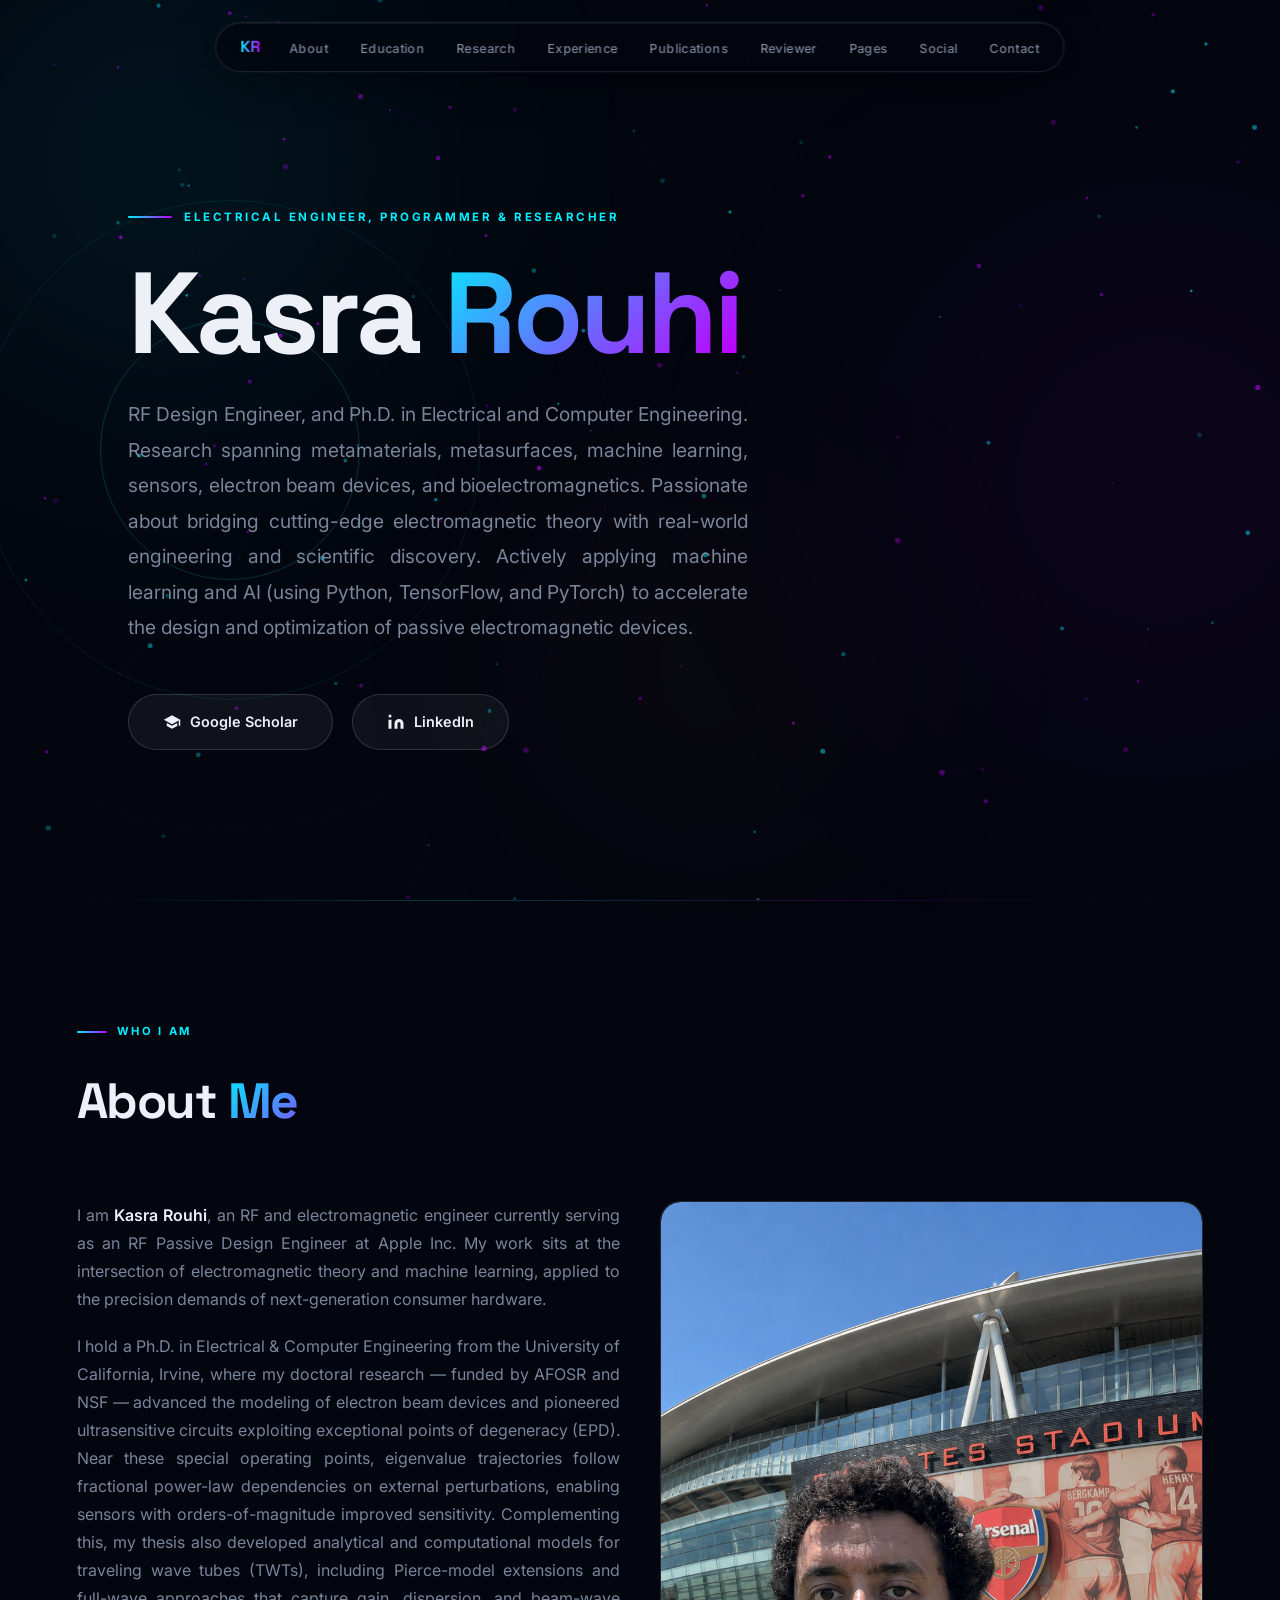
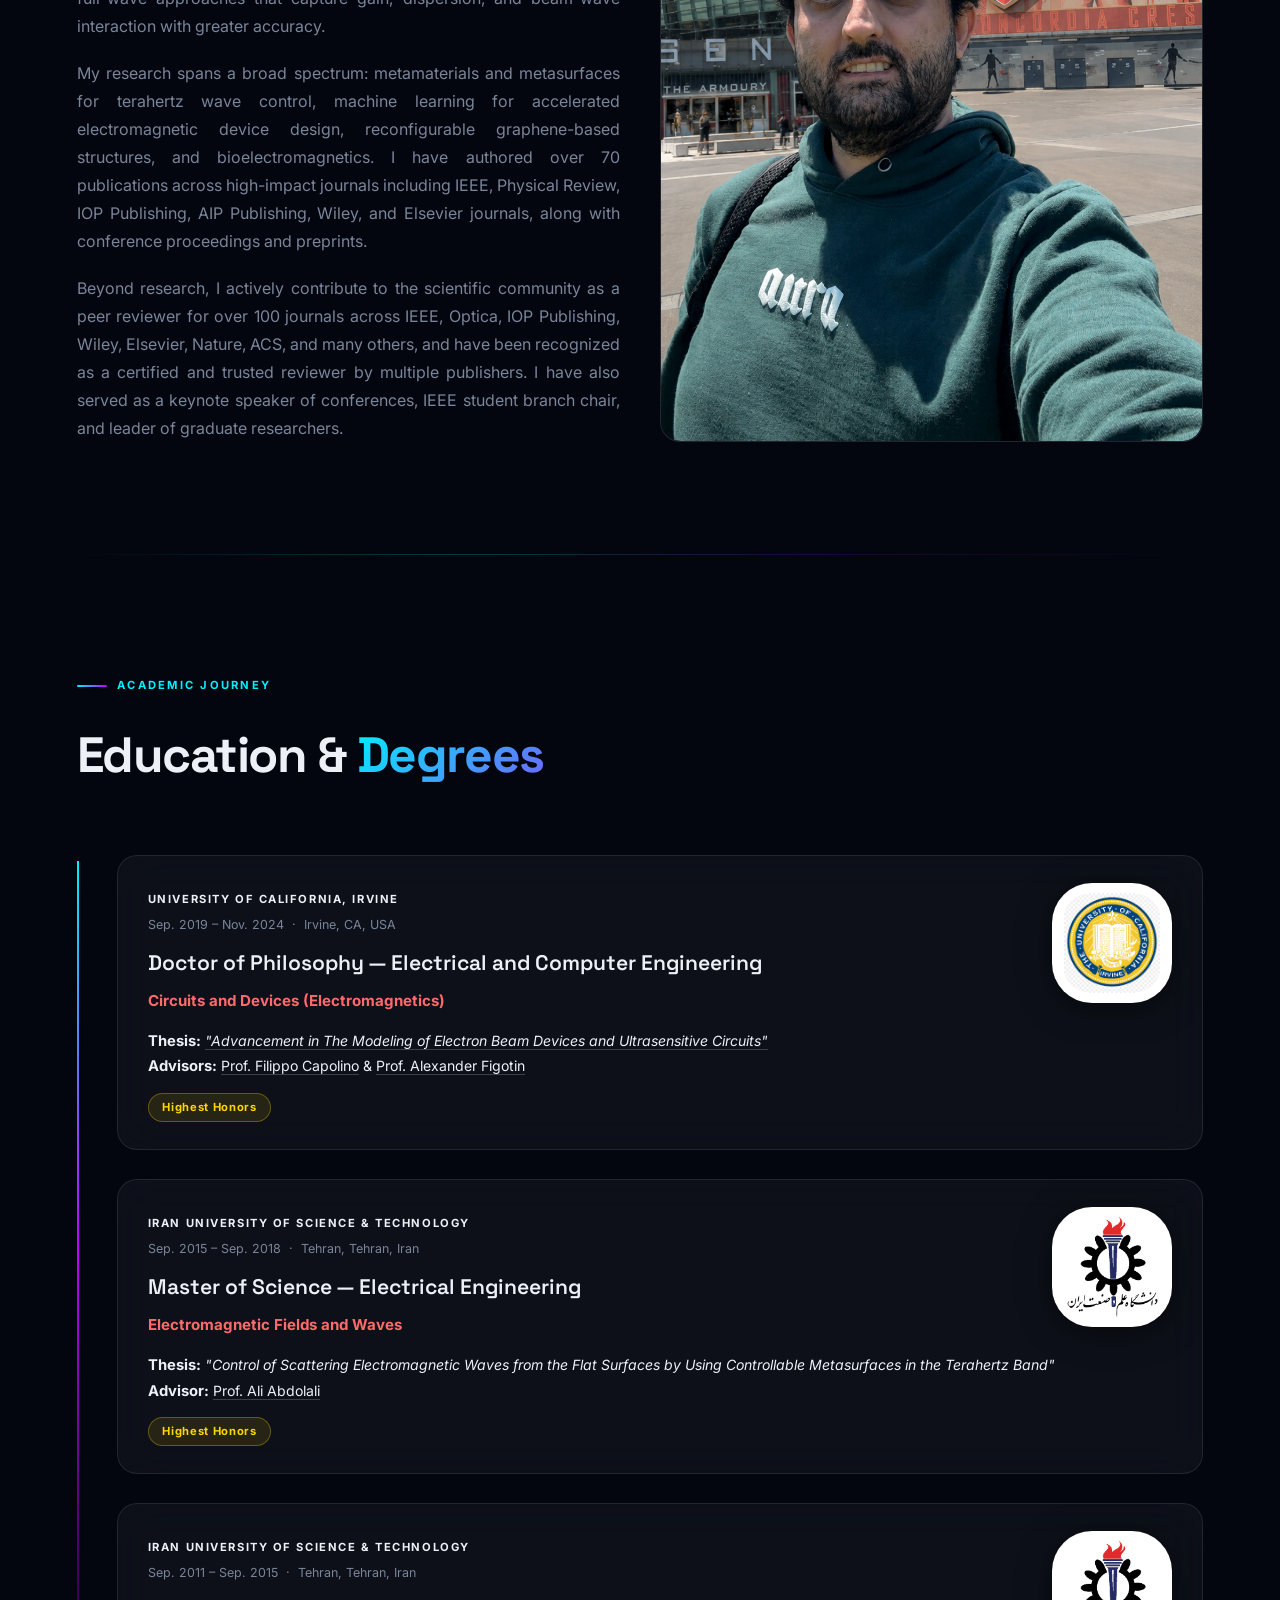
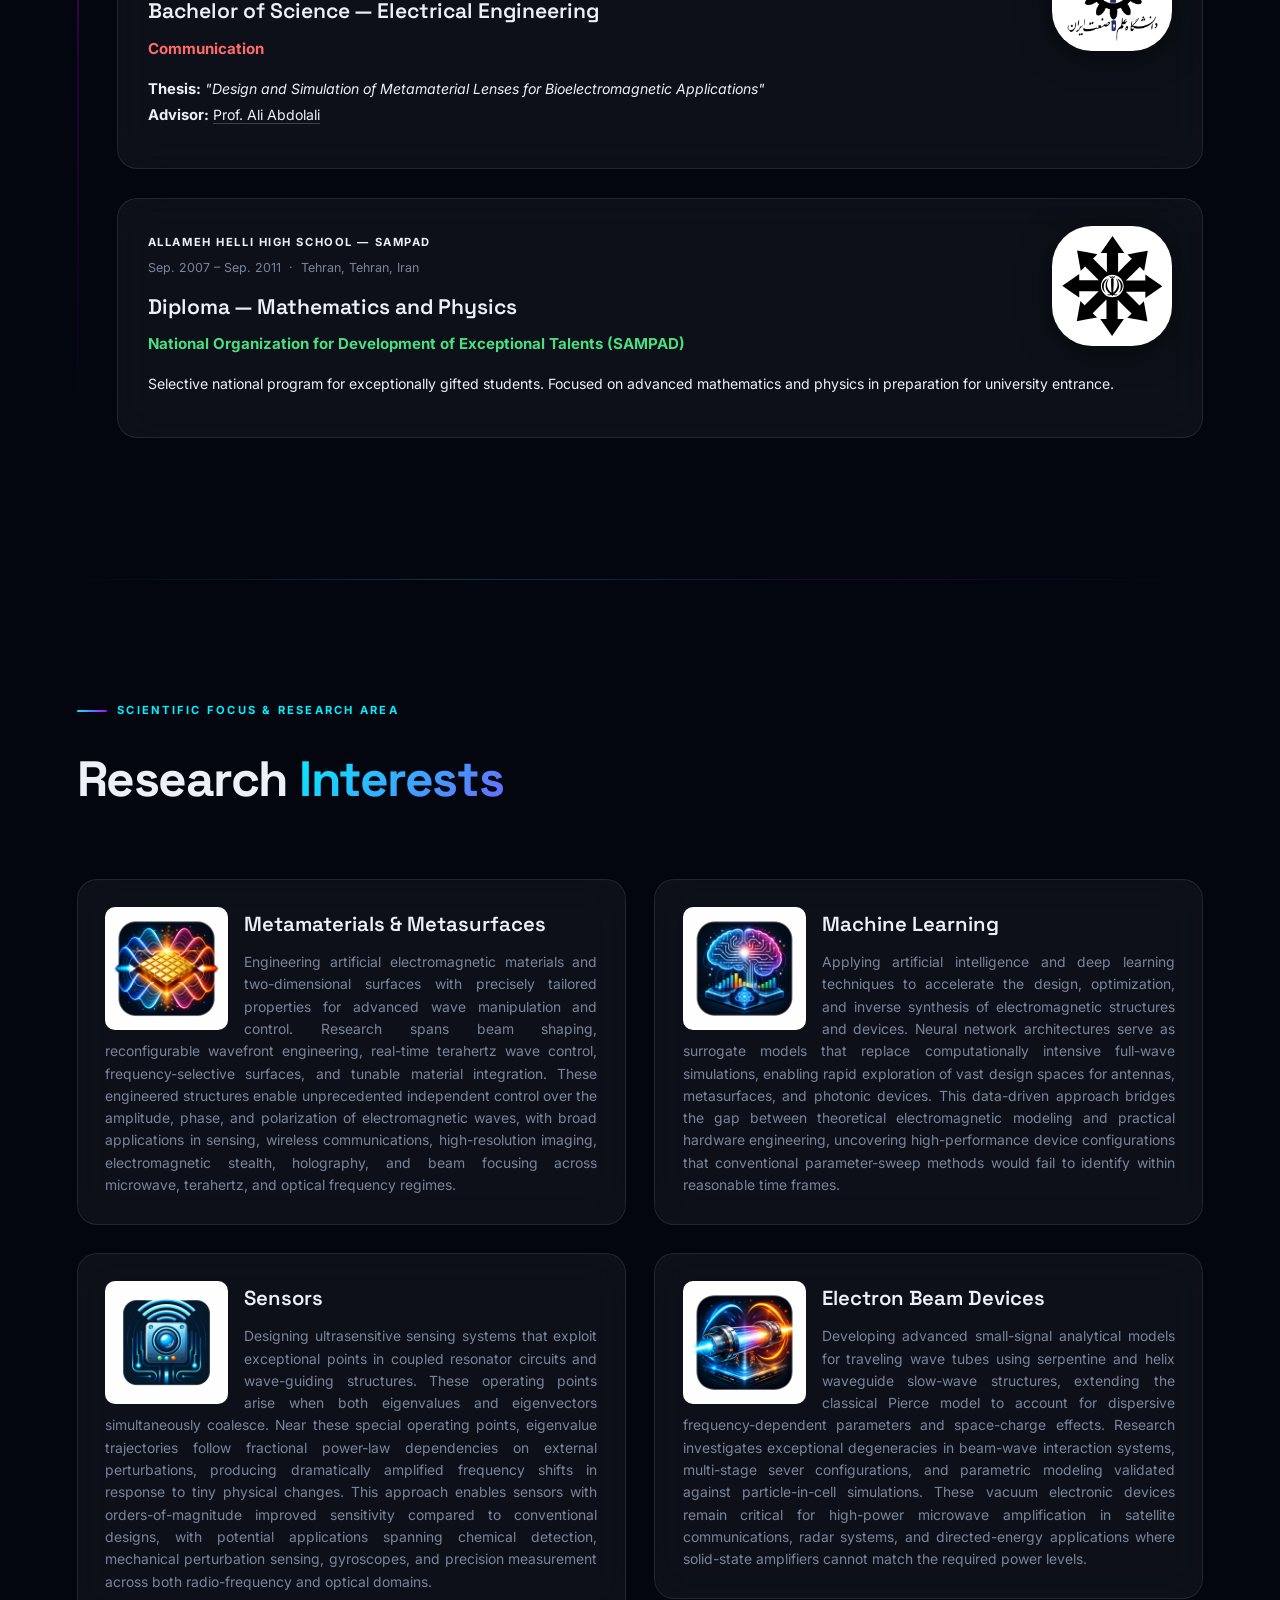
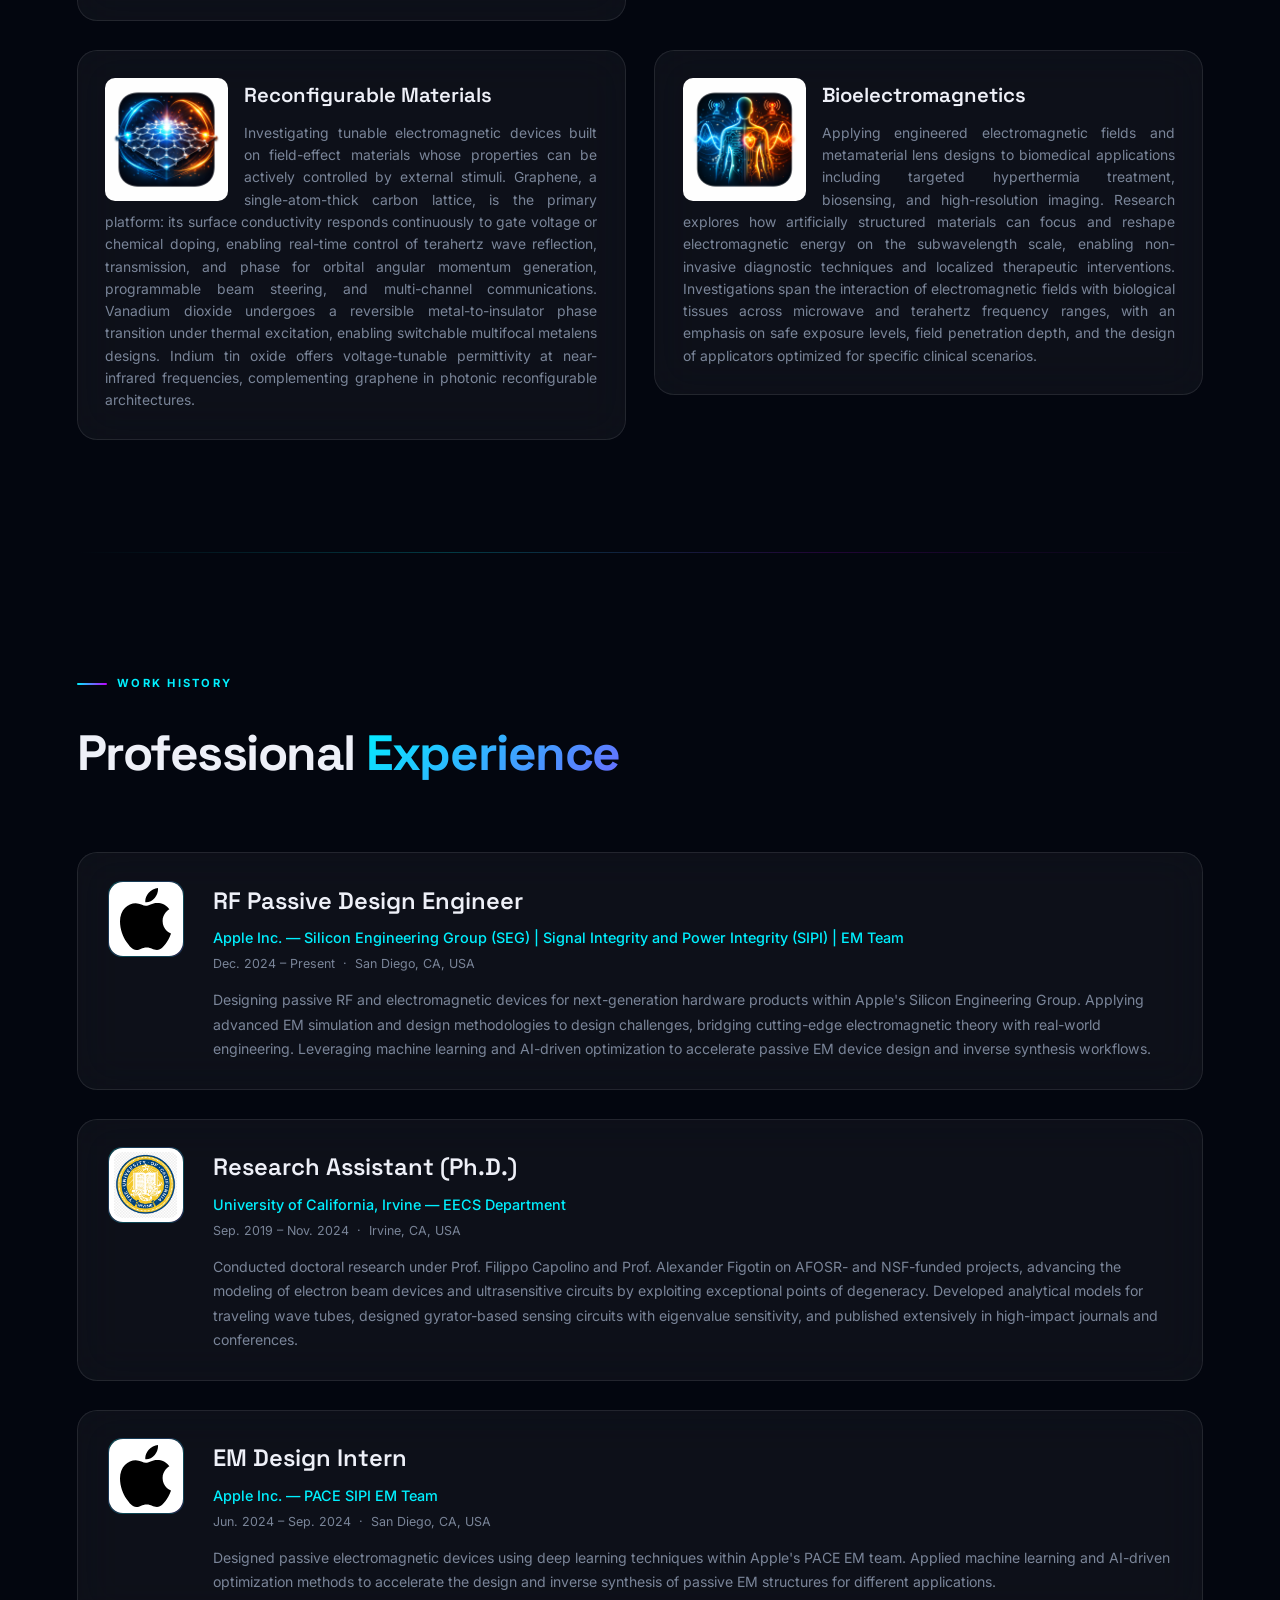
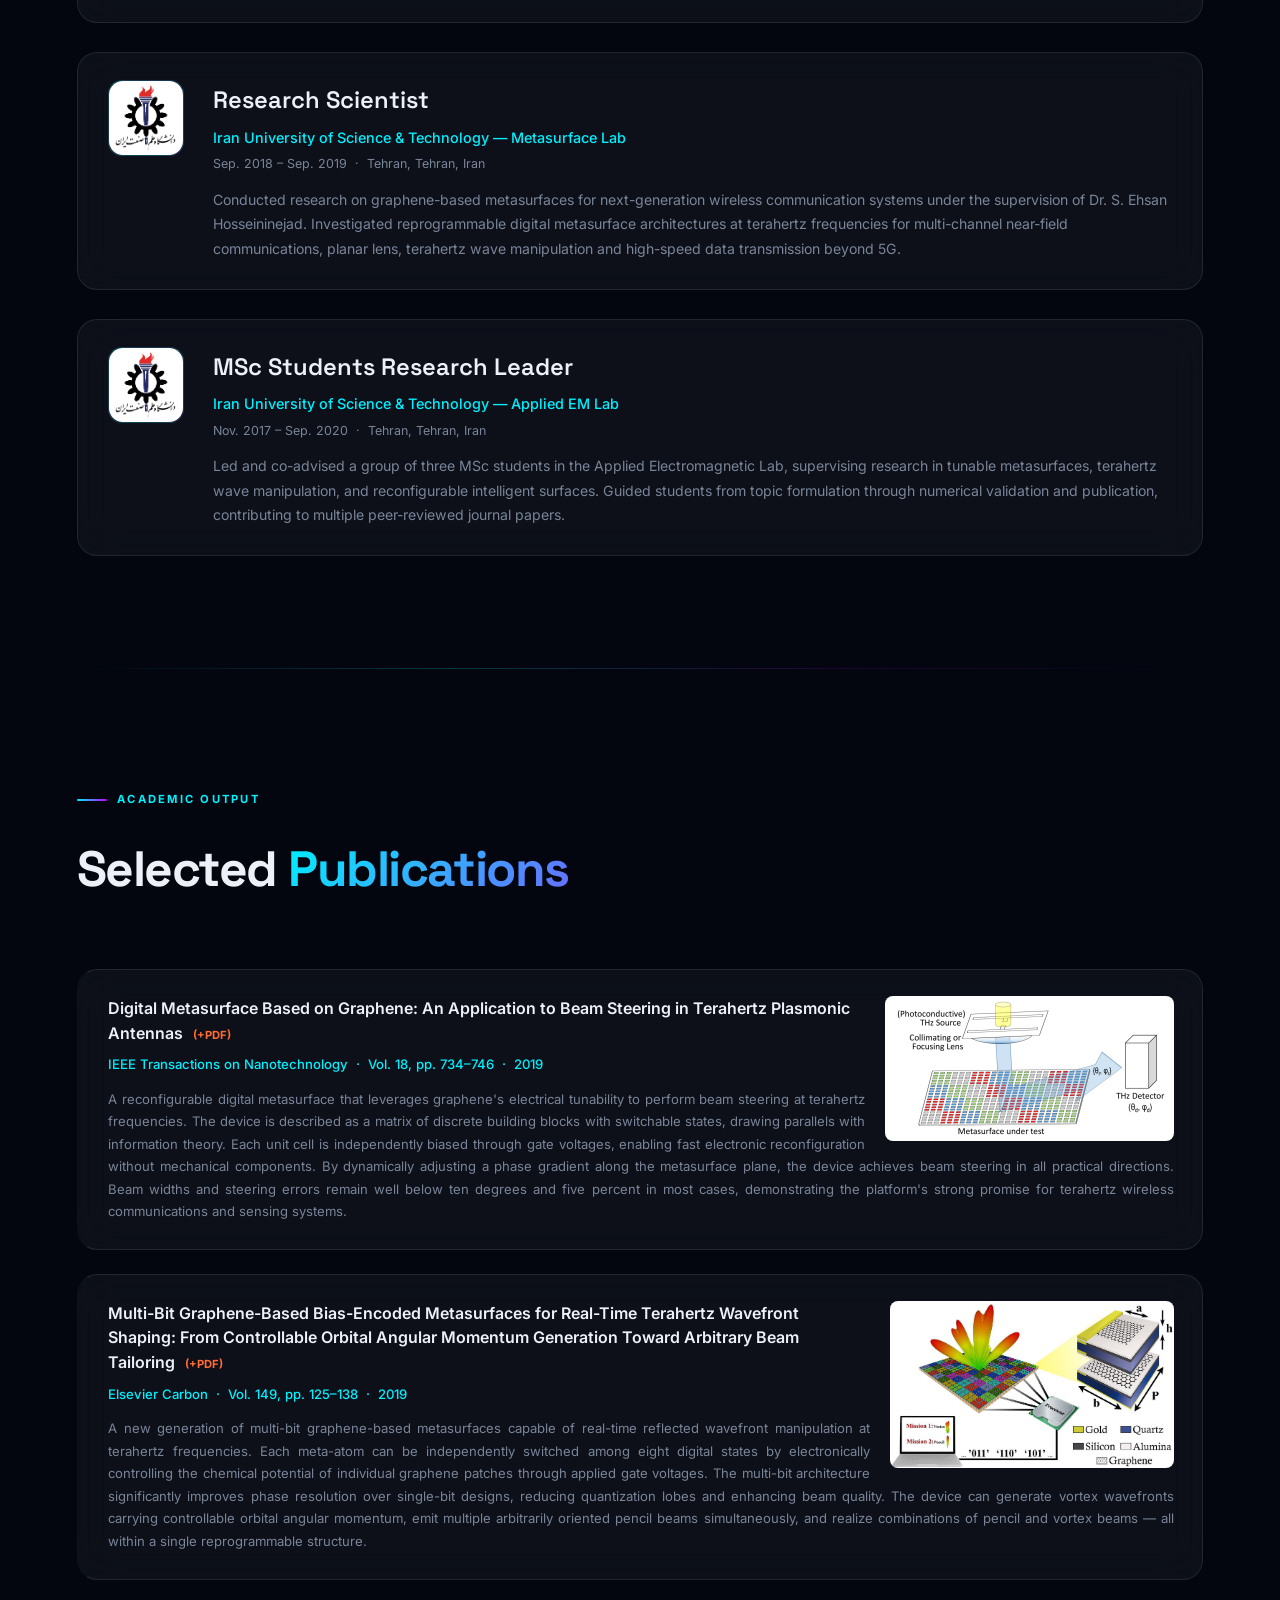
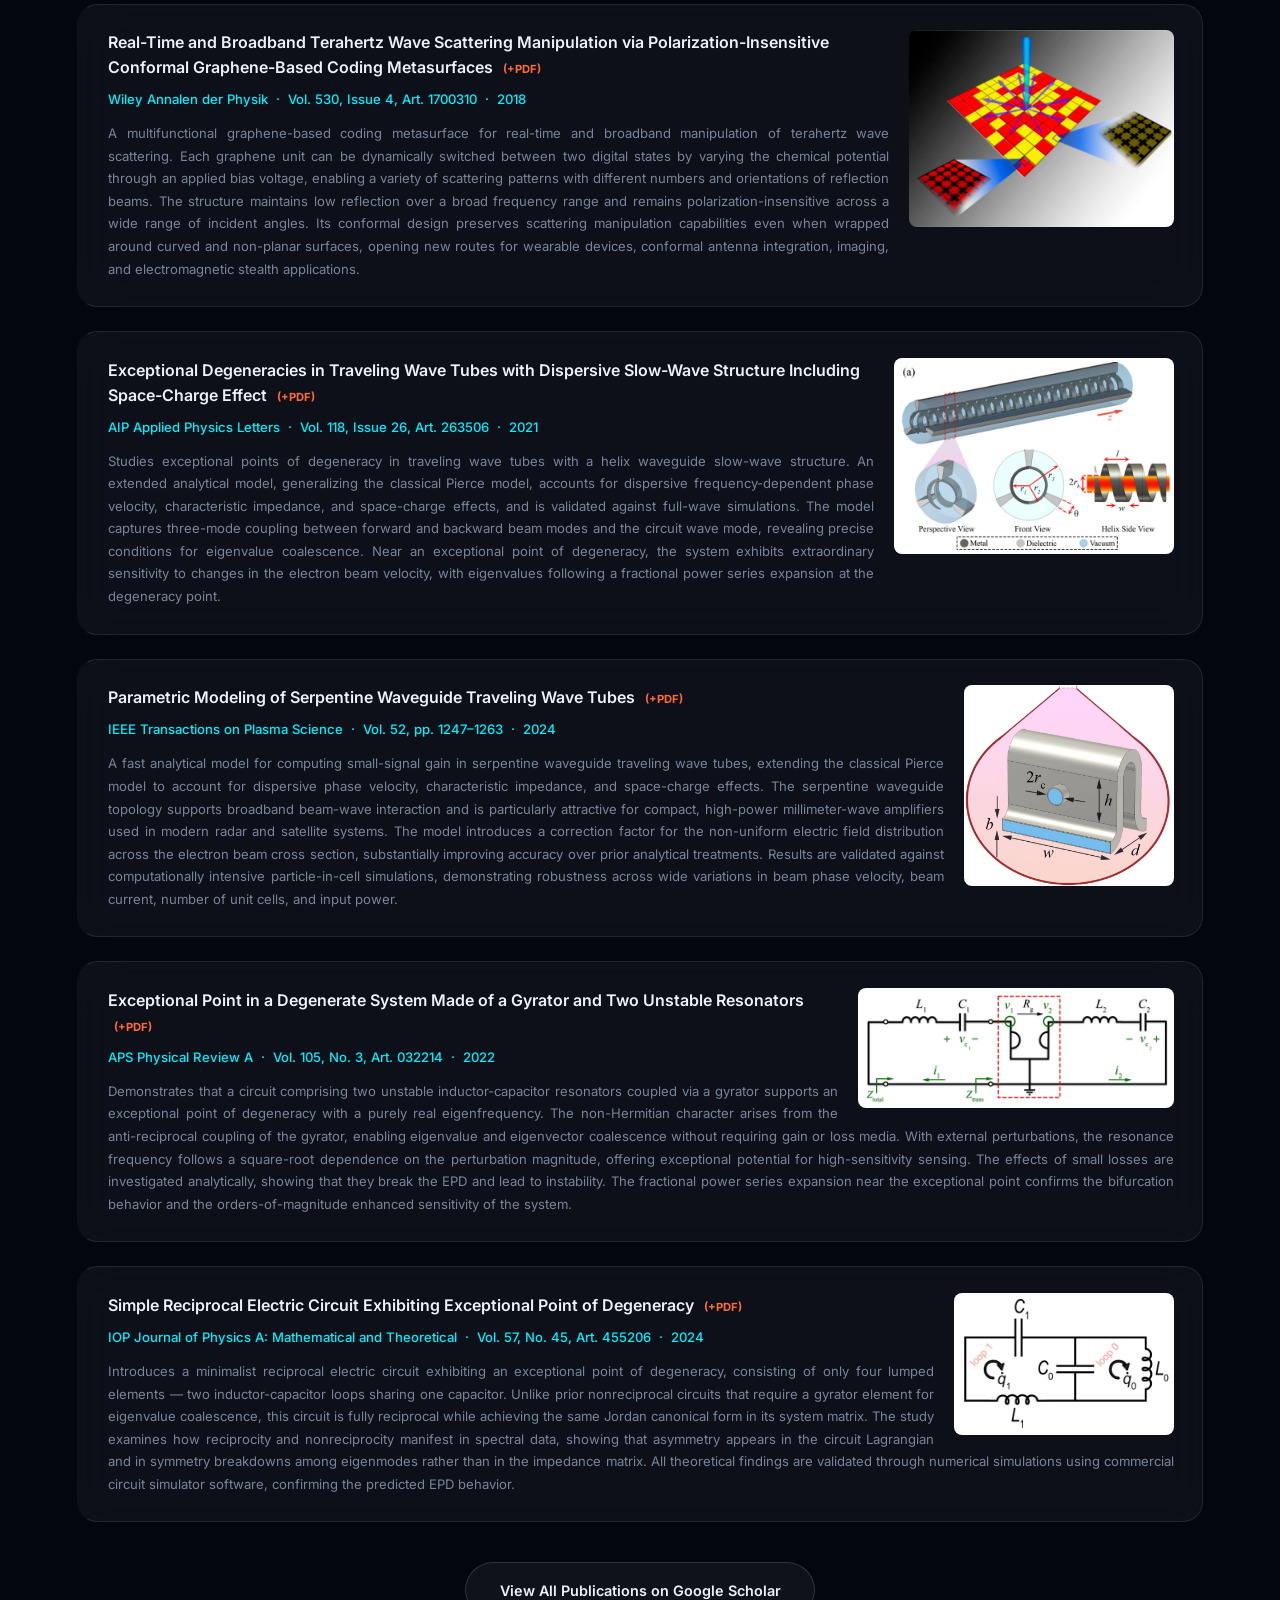
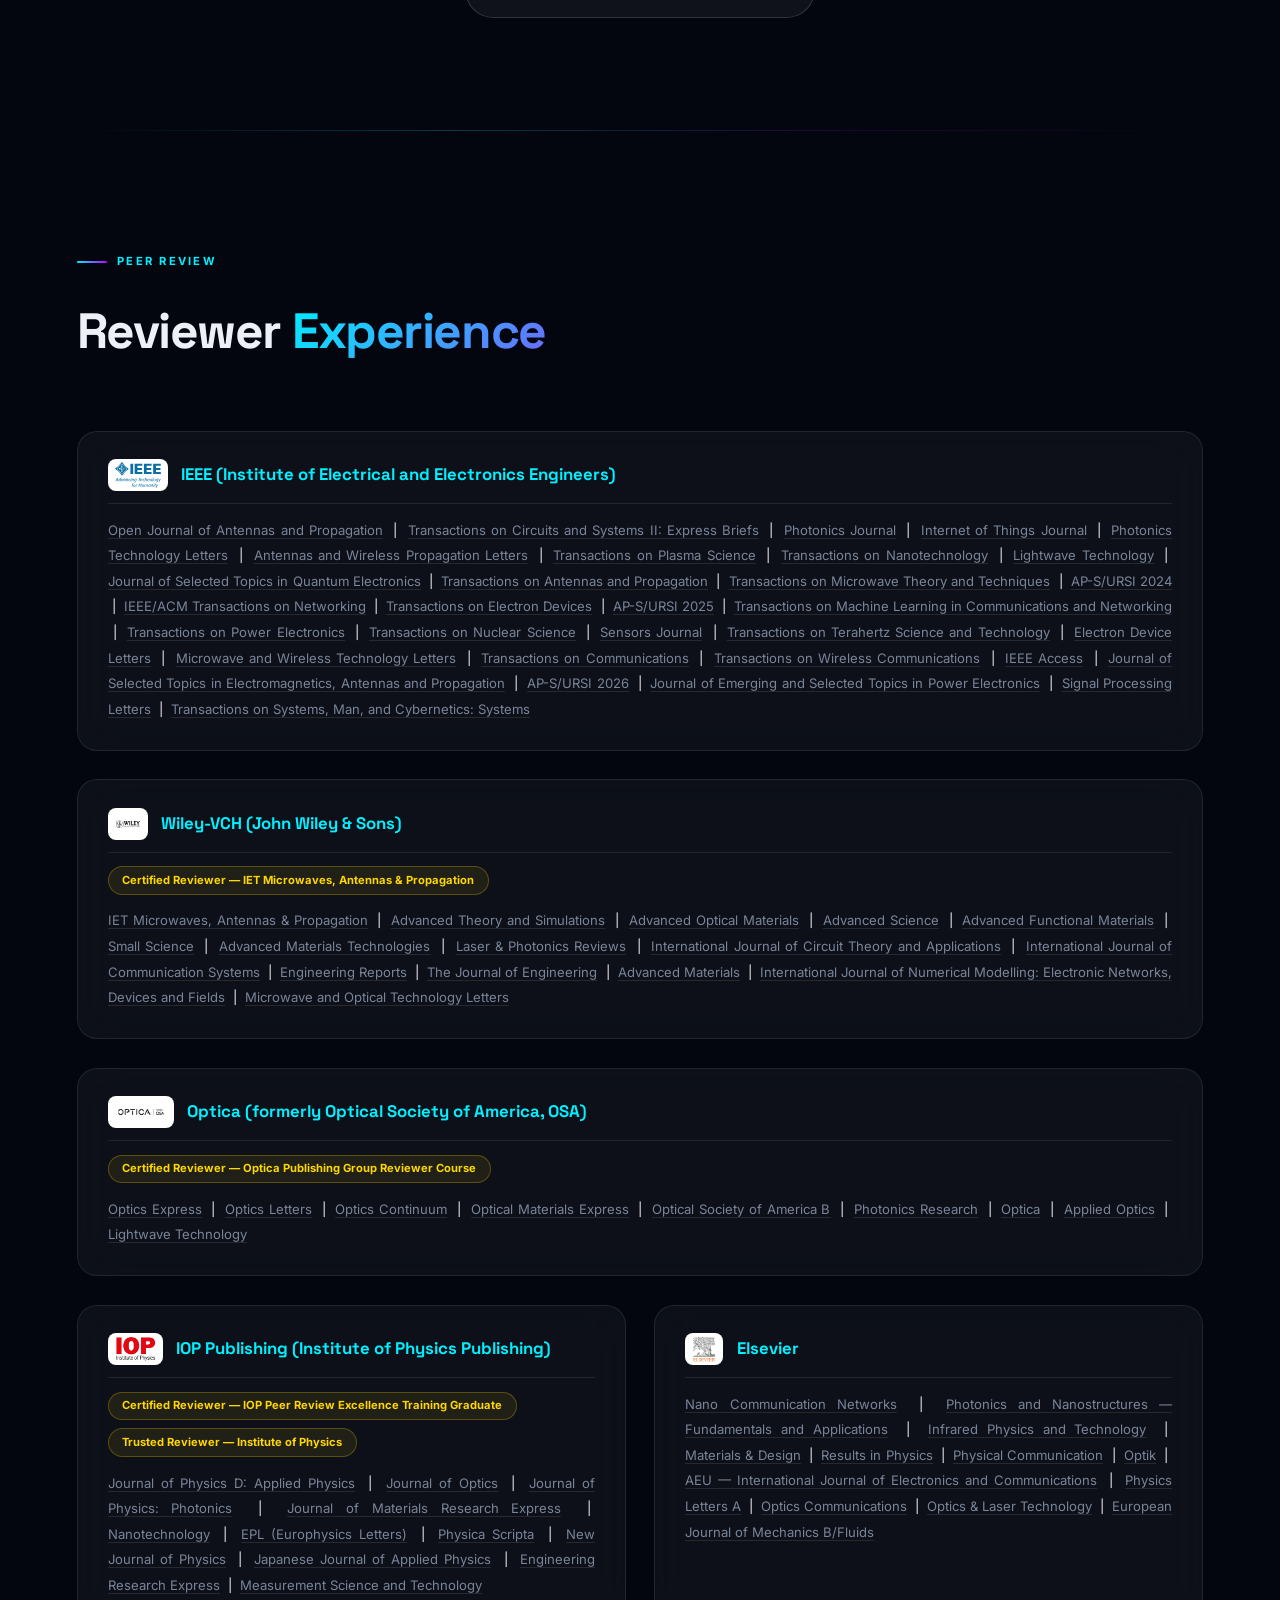
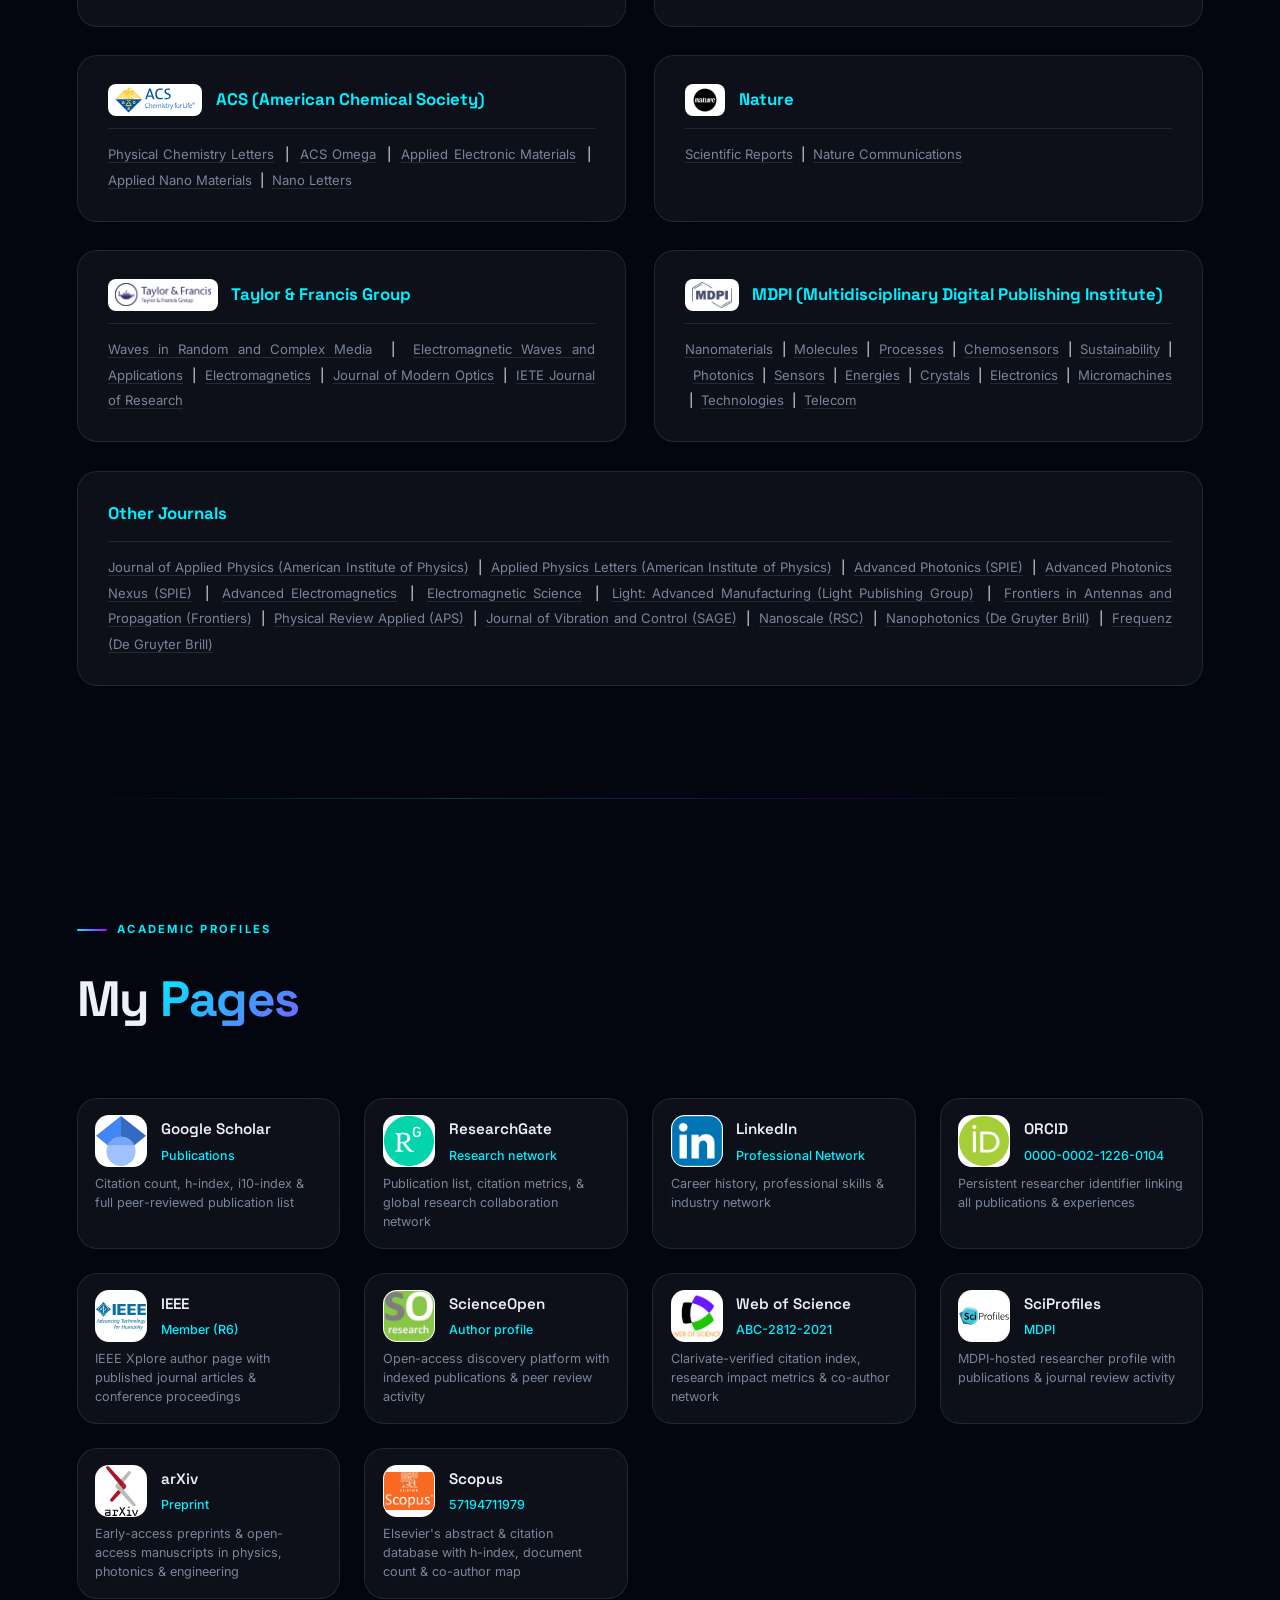
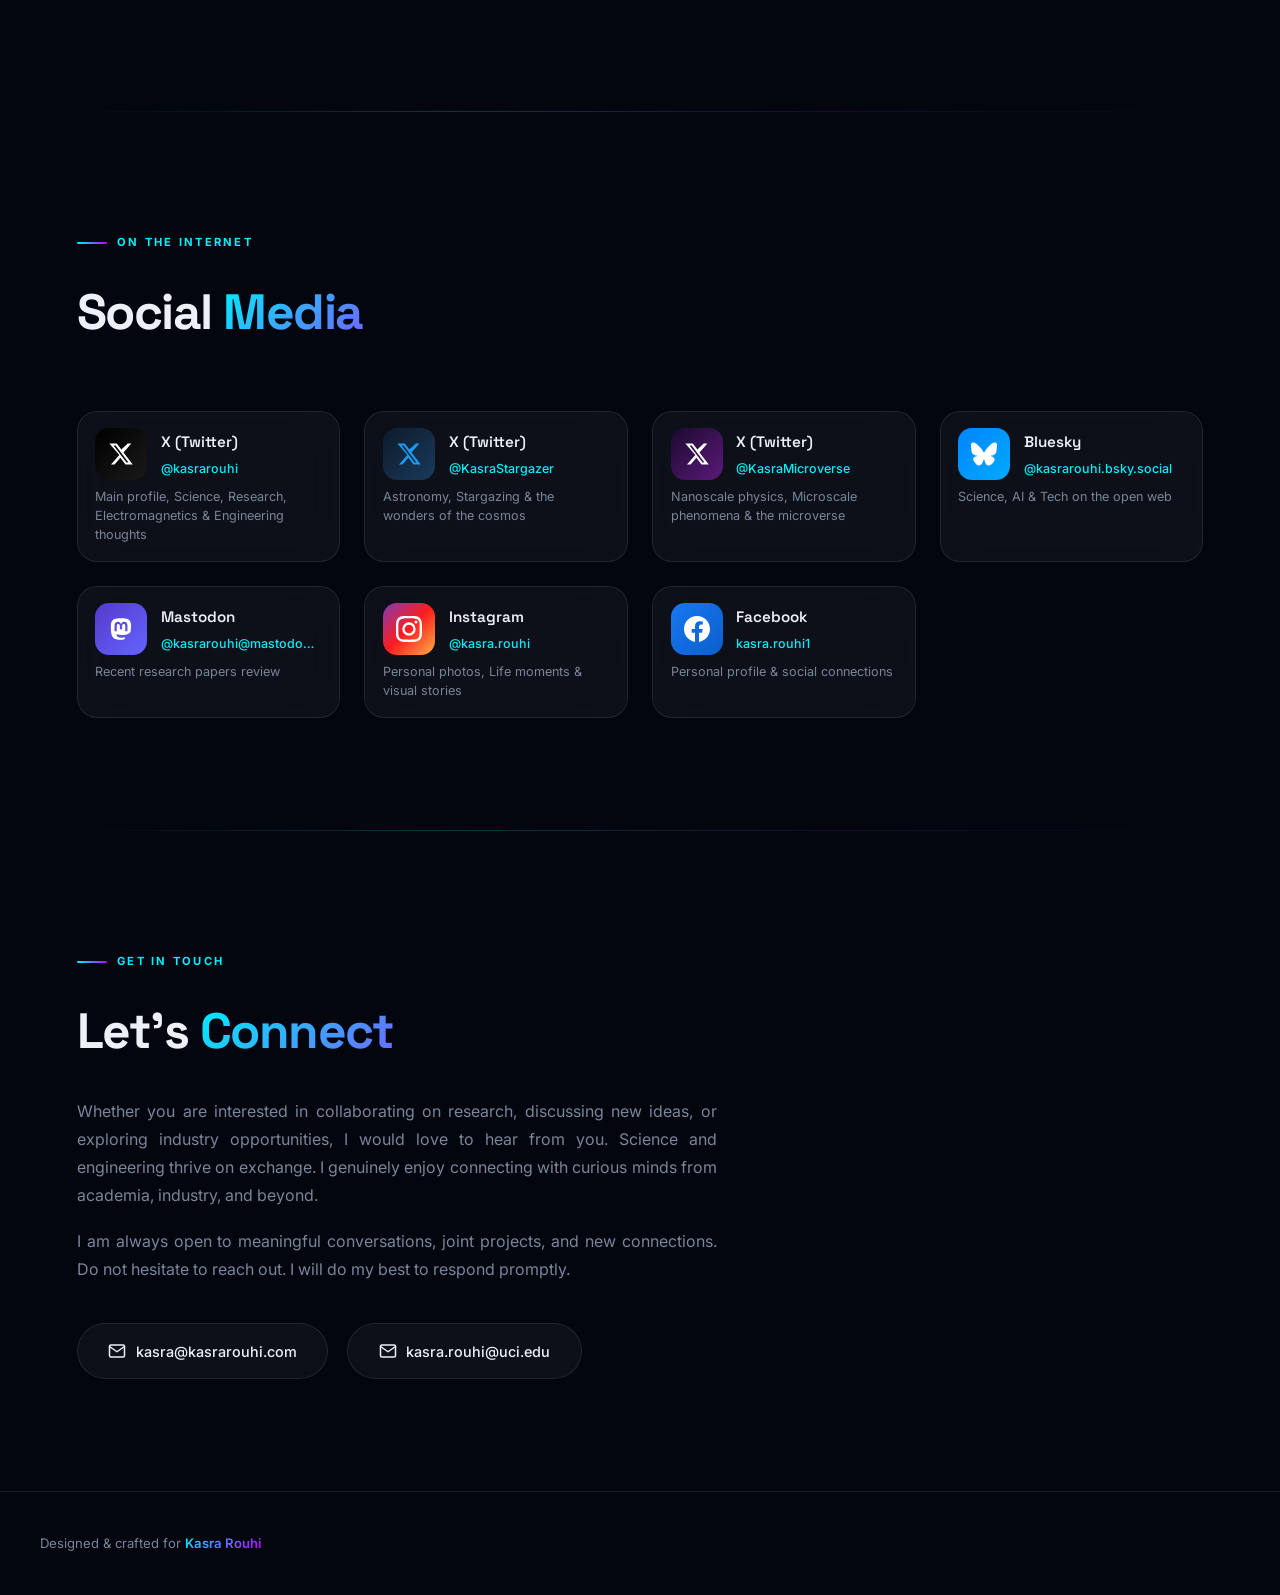
<file: index.html>
<!DOCTYPE html>
<html lang="en">
<head>
  <meta charset="UTF-8" />
  <meta name="viewport" content="width=device-width, initial-scale=1.0" />
  <title>Kasra Rouhi</title>
  <link rel="preconnect" href="https://fonts.googleapis.com" />
  <link href="https://fonts.googleapis.com/css2?family=Inter:wght@300;400;500;600;700&family=Space+Grotesk:wght@400;500;600;700&display=swap" rel="stylesheet" />
  <link rel="stylesheet" href="css/base.css" />
  <link rel="stylesheet" href="css/nav.css" />
  <link rel="stylesheet" href="css/hero.css" />
  <link rel="stylesheet" href="css/layout.css" />
  <link rel="stylesheet" href="css/about.css" />
  <link rel="stylesheet" href="css/education.css" />
  <link rel="stylesheet" href="css/research.css" />
  <link rel="stylesheet" href="css/experience.css" />
  <link rel="stylesheet" href="css/reviewer.css" />
  <link rel="stylesheet" href="css/social.css" />

  <!-- Google tag (gtag.js) -->
  <script async src="https://www.googletagmanager.com/gtag/js?id=G-RC0EXFLBJ1"></script>
  <script>
    window.dataLayer = window.dataLayer || [];
    function gtag(){dataLayer.push(arguments);}
    gtag('js', new Date());
    gtag('config', 'G-RC0EXFLBJ1');
  </script>
</head>
<body>

<!-- scroll progress -->
<div id="scroll-progress"></div>


<!-- animated particle canvas -->
<canvas id="bg-canvas"></canvas>

<!-- aurora orbs -->
<div class="orb orb-1"></div>
<div class="orb orb-2"></div>
<div class="orb orb-3"></div>

<!-- nav — floating pill -->
<nav>
  <div class="nav-logo">KR</div>
  <ul class="nav-links">
    <li><a href="#about">About</a></li>
    <li><a href="#education">Education</a></li>
    <li><a href="#research">Research</a></li>
    <li><a href="#experience">Experience</a></li>
    <li><a href="#publications">Publications</a></li>
    <li><a href="#reviewer">Reviewer</a></li>
    <li><a href="#pages">Pages</a></li>
    <li><a href="#social">Social</a></li>
    <li><a href="#contact">Contact</a></li>
  </ul>
</nav>

<!-- ── HERO ── -->
<section id="hero">

  <!-- decorative pulsing rings -->
  <div class="hero-rings">
    <div class="hero-ring"></div>
    <div class="hero-ring"></div>
    <div class="hero-ring"></div>
  </div>

  <div class="hero-content">
    <div class="hero-eyebrow">Electrical Engineer, Programmer &amp; Researcher</div>
    <h1 class="hero-name">Kasra <span>Rouhi</span></h1>
    <p class="hero-subtitle">
      RF Design Engineer, and Ph.D. in Electrical and Computer Engineering.
      Research spanning metamaterials, metasurfaces, machine learning, sensors, electron beam devices, and bioelectromagnetics.
      Passionate about bridging cutting-edge electromagnetic theory with real-world engineering and scientific discovery.
      Actively applying machine learning and AI (using Python, TensorFlow, and PyTorch) to accelerate the design and optimization of passive electromagnetic devices.
    </p>
    <div class="hero-ctas">
      <a class="btn btn-outline" href="https://scholar.google.com/citations?user=ReDDTRIAAAAJ&hl=en" target="_blank">
        <svg width="18" height="18" viewBox="0 0 24 24" fill="currentColor"><path d="M12 3L1 9l11 6 9-4.91V17h2V9L12 3zM5 13.18v4L12 21l7-3.82v-4L12 17l-7-3.82z"/></svg>
        Google Scholar
      </a>
      <a class="btn btn-outline" href="https://www.linkedin.com/in/kasra-rouhi-8a954311a/" target="_blank">
        <svg width="18" height="18" viewBox="0 0 24 24" fill="currentColor"><path d="M16 8a6 6 0 0 1 6 6v7h-4v-7a2 2 0 0 0-2-2 2 2 0 0 0-2 2v7h-4v-7a6 6 0 0 1 6-6z"/><rect x="2" y="9" width="4" height="12"/><circle cx="4" cy="4" r="2"/></svg>
        LinkedIn
      </a>
    </div>
  </div>
</section>

<div class="divider"></div>

<!-- ── ABOUT ── -->
<section id="about">
  <div class="section-num">01</div>
  <div class="fade-in">
    <div class="section-tag">Who I am</div>
    <h2 class="section-title">About <em>Me</em></h2>
  </div>
  <div class="about-grid fade-in">
    <div class="about-text">
      <p>
        I am <span class="highlight">Kasra Rouhi</span>, an RF and electromagnetic
        engineer currently serving as an RF Passive Design Engineer
        at Apple Inc. My work sits at the intersection of electromagnetic theory and
        machine learning, applied to the precision demands of next-generation consumer hardware.
      </p>
      <p>
        I hold a Ph.D. in Electrical &amp; Computer Engineering from the University of California, Irvine, where my
        doctoral research — funded by AFOSR and NSF — advanced the modeling of electron
        beam devices and pioneered ultrasensitive circuits exploiting exceptional points
        of degeneracy (EPD). Near these special operating points, eigenvalue trajectories
        follow fractional power-law dependencies on external perturbations, enabling
        sensors with orders-of-magnitude improved sensitivity.
        Complementing this, my thesis also developed analytical and computational
        models for traveling wave tubes (TWTs), including Pierce-model extensions and
        full-wave approaches that capture gain, dispersion, and beam-wave interaction
        with greater accuracy.
      </p>
      <p>
        My research spans a broad spectrum: metamaterials and
        metasurfaces for terahertz wave control, machine
        learning for accelerated electromagnetic device design,
        reconfigurable graphene-based structures, and bioelectromagnetics. I have authored over 70
        publications across high-impact journals including IEEE,
        Physical Review, IOP Publishing, AIP Publishing, Wiley, and Elsevier journals,
        along with conference proceedings and preprints.
      </p>
      <p>
        Beyond research, I actively contribute to the scientific community as a
        peer reviewer for over 100 journals across IEEE,
        Optica, IOP Publishing, Wiley, Elsevier, Nature, ACS, and many others, and have
        been recognized as a certified and trusted reviewer by multiple publishers.
        I have also served as a keynote speaker of conferences, IEEE student branch chair, and
        leader of graduate researchers.
      </p>
    </div>
    <div class="glass about-card" style="padding:0; overflow:hidden; display:flex; align-items:stretch;">
      <img
        src="images/KasraPersonal.jpg"
        alt="Kasra Rouhi"
        style="width:100%; height:100%; object-fit:cover; object-position:center top; display:block; border-radius:var(--radius);"
      />
    </div>
  </div>
</section>

<div class="divider"></div>

<!-- ── EDUCATION ── -->
<section id="education">
  <div class="section-num">02</div>
  <div class="fade-in">
    <div class="section-tag">Academic Journey</div>
    <h2 class="section-title">Education &amp; <em>Degrees</em></h2>
  </div>
  <div class="timeline fade-in">

    <!-- PhD — UCI -->
    <div class="glass timeline-item">
      <div class="card-accent-bar"></div>
      <div class="tl-header">
        <div class="tl-header-text">
          <a class="tl-school" href="https://en.wikipedia.org/wiki/University_of_California,_Irvine" target="_blank" style="color:inherit;text-decoration:none;">University of California, Irvine</a>
          <div class="tl-period">Sep. 2019 – Nov. 2024 &nbsp;·&nbsp; Irvine, CA, USA</div>
        </div>
        <a href="https://en.wikipedia.org/wiki/University_of_California,_Irvine" target="_blank"><img class="tl-badge" src="images/EduExp/UCI.png" alt="UCI" width="56" height="56" /></a>
      </div>
      <div class="tl-degree">Doctor of Philosophy — Electrical and Computer Engineering</div>
      <div class="tl-meta">Circuits and Devices (Electromagnetics)</div>
      <div class="tl-detail">
        <span class="tl-label">Thesis:</span> <a href="https://www.proquest.com/openview/66f14b600462f90610e6053b3de5a684/1?pq-origsite=gscholar&cbl=18750&diss=y" target="_blank" style="color:inherit;border-bottom:1px solid rgba(255,255,255,0.2);text-decoration:none;"><em>"Advancement in The Modeling of Electron Beam Devices and Ultrasensitive Circuits"</em></a><br/>
        <span><span class="tl-label">Advisors:</span> <a href="https://scholar.google.com/citations?user=7sWY6GUAAAAJ&hl=en" target="_blank" style="color:inherit;border-bottom:1px solid rgba(255,255,255,0.2);text-decoration:none;">Prof. Filippo Capolino</a> &amp; <a href="https://scholar.google.com/citations?user=Q_zmKOEAAAAJ&hl=en" target="_blank" style="color:inherit;border-bottom:1px solid rgba(255,255,255,0.2);text-decoration:none;">Prof. Alexander Figotin</a></span>
      </div>
      <div class="tl-badges-row">
        <span class="tl-gpa">Highest Honors</span>
      </div>
    </div>

    <!-- MSc — IUST -->
    <div class="glass timeline-item">
      <div class="card-accent-bar"></div>
      <div class="tl-header">
        <div class="tl-header-text">
          <a class="tl-school" href="https://en.wikipedia.org/wiki/Iran_University_of_Science_and_Technology" target="_blank" style="color:inherit;text-decoration:none;">Iran University of Science &amp; Technology</a>
          <div class="tl-period">Sep. 2015 – Sep. 2018 &nbsp;·&nbsp; Tehran, Tehran, Iran</div>
        </div>
        <a href="https://en.wikipedia.org/wiki/Iran_University_of_Science_and_Technology" target="_blank"><img class="tl-badge" src="images/EduExp/IUST.png" alt="IUST" width="56" height="56" /></a>
      </div>
      <div class="tl-degree">Master of Science — Electrical Engineering</div>
      <div class="tl-meta">Electromagnetic Fields and Waves</div>
      <div class="tl-detail">
        <span class="tl-label">Thesis:</span> <em>"Control of Scattering Electromagnetic Waves from the Flat Surfaces by Using Controllable Metasurfaces in the Terahertz Band"</em><br/>
        <span class="tl-label">Advisor:</span> <a href="https://scholar.google.com/citations?user=JYpUTf8AAAAJ&hl=en" target="_blank" style="color:inherit;border-bottom:1px solid rgba(255,255,255,0.2);text-decoration:none;">Prof. Ali Abdolali</a></span>
      </div>
      <div class="tl-badges-row">
        <span class="tl-gpa">Highest Honors</span>
      </div>
    </div>

    <!-- BSc — IUST -->
    <div class="glass timeline-item">
      <div class="card-accent-bar"></div>
      <div class="tl-header">
        <div class="tl-header-text">
          <a class="tl-school" href="https://en.wikipedia.org/wiki/Iran_University_of_Science_and_Technology" target="_blank" style="color:inherit;text-decoration:none;">Iran University of Science &amp; Technology</a>
          <div class="tl-period">Sep. 2011 – Sep. 2015 &nbsp;·&nbsp; Tehran, Tehran, Iran</div>
        </div>
        <a href="https://en.wikipedia.org/wiki/Iran_University_of_Science_and_Technology" target="_blank"><img class="tl-badge" src="images/EduExp/IUST.png" alt="IUST" width="56" height="56" /></a>
      </div>
      <div class="tl-degree">Bachelor of Science — Electrical Engineering</div>
      <div class="tl-meta">Communication</div>
      <div class="tl-detail">
        <span class="tl-label">Thesis:</span> <em>"Design and Simulation of Metamaterial Lenses for Bioelectromagnetic Applications"</em><br/>
        <span class="tl-label">Advisor:</span> <a href="https://scholar.google.com/citations?user=JYpUTf8AAAAJ&hl=en" target="_blank" style="color:inherit;border-bottom:1px solid rgba(255,255,255,0.2);text-decoration:none;">Prof. Ali Abdolali</a></span>
      </div>
      <div class="tl-badges-row"></div>
    </div>

    <!-- High School — Allameh Helli -->
    <div class="glass timeline-item">
      <div class="card-accent-bar"></div>
      <div class="tl-header">
        <div class="tl-header-text">
          <a class="tl-school" href="https://en.wikipedia.org/wiki/National_Organization_for_Development_of_Exceptional_Talents" target="_blank" style="color:inherit;text-decoration:none;">Allameh Helli High School — SAMPAD</a>
          <div class="tl-period">Sep. 2007 – Sep. 2011 &nbsp;·&nbsp; Tehran, Tehran, Iran</div>
        </div>
        <a href="https://en.wikipedia.org/wiki/National_Organization_for_Development_of_Exceptional_Talents" target="_blank"><img class="tl-badge" src="images/EduExp/Helli.svg" alt="SAMPAD" width="56" height="56" /></a>
      </div>
      <div class="tl-degree">Diploma — Mathematics and Physics</div>
      <div class="tl-meta" style="color:#4ade80;">National Organization for Development of Exceptional Talents (SAMPAD)</div>
      <div class="tl-detail">
        Selective national program for exceptionally gifted students. Focused on advanced
        mathematics and physics in preparation for university entrance.
      </div>
      <div class="tl-badges-row"></div>
    </div>

  </div>
</section>

<div class="divider"></div>

<!-- ── RESEARCH ── -->
<section id="research">
  <div class="section-num">03</div>
  <div class="fade-in">
    <div class="section-tag">Scientific Focus &amp; Research Area</div>
    <h2 class="section-title">Research <em>Interests</em></h2>
  </div>
  <div class="research-grid fade-in">

    <a class="glass research-card" href="https://en.wikipedia.org/wiki/Metamaterial" target="_blank" style="text-decoration:none;color:inherit;display:block;">
      <div class="card-accent-bar"></div>
      <img class="rc-icon" src="images/Research/Metasurface.png" alt="Metamaterials" style="shape-outside:url('images/Research/Metasurface.png')">
      <div class="rc-title">Metamaterials &amp; Metasurfaces</div>
      <div class="rc-desc">Engineering artificial electromagnetic materials and two-dimensional surfaces with precisely tailored properties for advanced wave manipulation and control. Research spans beam shaping, reconfigurable wavefront engineering, real-time terahertz wave control, frequency-selective surfaces, and tunable material integration. These engineered structures enable unprecedented independent control over the amplitude, phase, and polarization of electromagnetic waves, with broad applications in sensing, wireless communications, high-resolution imaging, electromagnetic stealth, holography, and beam focusing across microwave, terahertz, and optical frequency regimes.</div>
    </a>

    <a class="glass research-card" href="https://en.wikipedia.org/wiki/Machine_learning" target="_blank" style="text-decoration:none;color:inherit;display:block;">
      <div class="card-accent-bar"></div>
      <img class="rc-icon" src="images/Research/Machine Learning.png" alt="Machine Learning" style="shape-outside:url('images/Research/Machine Learning.png')">
      <div class="rc-title">Machine Learning</div>
      <div class="rc-desc">Applying artificial intelligence and deep learning techniques to accelerate the design, optimization, and inverse synthesis of electromagnetic structures and devices. Neural network architectures serve as surrogate models that replace computationally intensive full-wave simulations, enabling rapid exploration of vast design spaces for antennas, metasurfaces, and photonic devices. This data-driven approach bridges the gap between theoretical electromagnetic modeling and practical hardware engineering, uncovering high-performance device configurations that conventional parameter-sweep methods would fail to identify within reasonable time frames.</div>
    </a>

    <a class="glass research-card" href="https://en.wikipedia.org/wiki/Sensor" target="_blank" style="text-decoration:none;color:inherit;display:block;">
      <div class="card-accent-bar"></div>
      <img class="rc-icon" src="images/Research/Sensor.png" alt="Sensors" style="shape-outside:url('images/Research/Sensor.png')">
      <div class="rc-title">Sensors</div>
      <div class="rc-desc">Designing ultrasensitive sensing systems that exploit exceptional points in coupled resonator circuits and wave-guiding structures. These operating points arise when both eigenvalues and eigenvectors simultaneously coalesce. Near these special operating points, eigenvalue trajectories follow fractional power-law dependencies on external perturbations, producing dramatically amplified frequency shifts in response to tiny physical changes. This approach enables sensors with orders-of-magnitude improved sensitivity compared to conventional designs, with potential applications spanning chemical detection, mechanical perturbation sensing, gyroscopes, and precision measurement across both radio-frequency and optical domains.</div>
    </a>

    <a class="glass research-card" href="https://en.wikipedia.org/wiki/Traveling-wave_tube" target="_blank" style="text-decoration:none;color:inherit;display:block;">
      <div class="card-accent-bar"></div>
      <img class="rc-icon" src="images/Research/Electron Beam Device.png" alt="Electron Beam Devices" style="shape-outside:url('images/Research/Electron Beam Device.png')">
      <div class="rc-title">Electron Beam Devices</div>
      <div class="rc-desc">Developing advanced small-signal analytical models for traveling wave tubes using serpentine and helix waveguide slow-wave structures, extending the classical Pierce model to account for dispersive frequency-dependent parameters and space-charge effects. Research investigates exceptional degeneracies in beam-wave interaction systems, multi-stage sever configurations, and parametric modeling validated against particle-in-cell simulations. These vacuum electronic devices remain critical for high-power microwave amplification in satellite communications, radar systems, and directed-energy applications where solid-state amplifiers cannot match the required power levels.</div>
    </a>

    <a class="glass research-card" href="https://en.wikipedia.org/wiki/Graphene" target="_blank" style="text-decoration:none;color:inherit;display:block;">
      <div class="card-accent-bar"></div>
      <img class="rc-icon" src="images/Research/Graphene.png" alt="Reconfigurable Materials" style="shape-outside:url('images/Research/Graphene.png')">
      <div class="rc-title">Reconfigurable Materials</div>
      <div class="rc-desc">Investigating tunable electromagnetic devices built on field-effect materials whose properties can be actively controlled by external stimuli. Graphene, a single-atom-thick carbon lattice, is the primary platform: its surface conductivity responds continuously to gate voltage or chemical doping, enabling real-time control of terahertz wave reflection, transmission, and phase for orbital angular momentum generation, programmable beam steering, and multi-channel communications. Vanadium dioxide undergoes a reversible metal-to-insulator phase transition under thermal excitation, enabling switchable multifocal metalens designs. Indium tin oxide offers voltage-tunable permittivity at near-infrared frequencies, complementing graphene in photonic reconfigurable architectures.</div>
    </a>

    <a class="glass research-card" href="https://en.wikipedia.org/wiki/Bioelectromagnetics" target="_blank" style="text-decoration:none;color:inherit;display:block;">
      <div class="card-accent-bar"></div>
      <img class="rc-icon" src="images/Research/BioElectromagnetics.png" alt="Bioelectromagnetics" style="shape-outside:url('images/Research/BioElectromagnetics.png')">
      <div class="rc-title">Bioelectromagnetics</div>
      <div class="rc-desc">Applying engineered electromagnetic fields and metamaterial lens designs to biomedical applications including targeted hyperthermia treatment, biosensing, and high-resolution imaging. Research explores how artificially structured materials can focus and reshape electromagnetic energy on the subwavelength scale, enabling non-invasive diagnostic techniques and localized therapeutic interventions. Investigations span the interaction of electromagnetic fields with biological tissues across microwave and terahertz frequency ranges, with an emphasis on safe exposure levels, field penetration depth, and the design of applicators optimized for specific clinical scenarios.</div>
    </a>

  </div>
</section>

<div class="divider"></div>

<!-- ── EXPERIENCE ── -->
<section id="experience">
  <div class="section-num">04</div>
  <div class="fade-in">
    <div class="section-tag">Work History</div>
    <h2 class="section-title">Professional <em>Experience</em></h2>
  </div>
  <div class="exp-grid fade-in">

    <div class="glass exp-card">
      <div class="card-accent-bar"></div>
      <div class="exp-logo"><a href="https://en.wikipedia.org/wiki/Apple_Inc." target="_blank" style="display:block;width:100%;height:100%;border-radius:inherit;"><img src="images/EduExp/Apple.svg" alt="Apple" style="width:100%;height:100%;object-fit:contain;border-radius:inherit;background:#fff;padding:6px;"></a></div>
      <div class="exp-body">
        <div class="exp-role">RF Passive Design Engineer</div>
        <div class="exp-company"><a href="https://en.wikipedia.org/wiki/Apple_Inc." target="_blank" style="color:inherit;text-decoration:none;">Apple Inc.</a> — Silicon Engineering Group (SEG) | Signal Integrity and Power Integrity (SIPI) | EM Team</div>
        <div class="exp-period">Dec. 2024 – Present &nbsp;·&nbsp; San Diego, CA, USA</div>
        <div class="exp-desc">
          Designing passive RF and electromagnetic devices for next-generation hardware products within Apple's Silicon Engineering Group. Applying advanced EM simulation and design methodologies to design challenges, bridging cutting-edge electromagnetic theory with real-world engineering. Leveraging machine learning and AI-driven optimization to accelerate passive EM device design and inverse synthesis workflows.
        </div>
      </div>
    </div>

    <div class="glass exp-card">
      <div class="card-accent-bar"></div>
      <div class="exp-logo"><a href="https://en.wikipedia.org/wiki/University_of_California,_Irvine" target="_blank" style="display:block;width:100%;height:100%;border-radius:inherit;"><img src="images/EduExp/UCI.png" alt="UC Irvine" style="width:100%;height:100%;object-fit:contain;border-radius:inherit;background:#fff;padding:4px;"></a></div>
      <div class="exp-body">
        <div class="exp-role">Research Assistant (Ph.D.)</div>
        <div class="exp-company"><a href="https://en.wikipedia.org/wiki/University_of_California,_Irvine" target="_blank" style="color:inherit;text-decoration:none;">University of California, Irvine</a> — EECS Department</div>
        <div class="exp-period">Sep. 2019 – Nov. 2024 &nbsp;·&nbsp; Irvine, CA, USA</div>
        <div class="exp-desc">
          Conducted doctoral research under Prof. Filippo Capolino and Prof. Alexander Figotin on AFOSR- and NSF-funded projects, advancing the modeling of electron beam devices and ultrasensitive circuits by exploiting exceptional points of degeneracy. Developed analytical models for traveling wave tubes, designed gyrator-based sensing circuits with eigenvalue sensitivity, and published extensively in high-impact journals and conferences.
        </div>
      </div>
    </div>

    <div class="glass exp-card">
      <div class="card-accent-bar"></div>
      <div class="exp-logo"><a href="https://en.wikipedia.org/wiki/Apple_Inc." target="_blank" style="display:block;width:100%;height:100%;border-radius:inherit;"><img src="images/EduExp/Apple.svg" alt="Apple" style="width:100%;height:100%;object-fit:contain;border-radius:inherit;background:#fff;padding:6px;"></a></div>
      <div class="exp-body">
        <div class="exp-role">EM Design Intern</div>
        <div class="exp-company"><a href="https://en.wikipedia.org/wiki/Apple_Inc." target="_blank" style="color:inherit;text-decoration:none;">Apple Inc.</a> — PACE SIPI EM Team</div>
        <div class="exp-period">Jun. 2024 – Sep. 2024 &nbsp;·&nbsp; San Diego, CA, USA</div>
        <div class="exp-desc">
          Designed passive electromagnetic devices using deep learning techniques within Apple's PACE EM team. Applied machine learning and AI-driven optimization methods to accelerate the design and inverse synthesis of passive EM structures for different applications.
        </div>
      </div>
    </div>

    <div class="glass exp-card">
      <div class="card-accent-bar"></div>
      <div class="exp-logo"><a href="https://en.wikipedia.org/wiki/Iran_University_of_Science_and_Technology" target="_blank" style="display:block;width:100%;height:100%;border-radius:inherit;"><img src="images/EduExp/IUST.png" alt="IUST" style="width:100%;height:100%;object-fit:contain;border-radius:inherit;background:#fff;padding:4px;"></a></div>
      <div class="exp-body">
        <div class="exp-role">Research Scientist</div>
        <div class="exp-company"><a href="https://en.wikipedia.org/wiki/Iran_University_of_Science_and_Technology" target="_blank" style="color:inherit;text-decoration:none;">Iran University of Science &amp; Technology</a> — Metasurface Lab</div>
        <div class="exp-period">Sep. 2018 – Sep. 2019 &nbsp;·&nbsp; Tehran, Tehran, Iran</div>
        <div class="exp-desc">
          Conducted research on graphene-based metasurfaces for next-generation wireless communication systems under the supervision of Dr. S. Ehsan Hosseininejad. Investigated reprogrammable digital metasurface architectures at terahertz frequencies for multi-channel near-field communications, planar lens, terahertz wave manipulation and high-speed data transmission beyond 5G.
        </div>
      </div>
    </div>

    <div class="glass exp-card">
      <div class="card-accent-bar"></div>
      <div class="exp-logo"><a href="https://en.wikipedia.org/wiki/Iran_University_of_Science_and_Technology" target="_blank" style="display:block;width:100%;height:100%;border-radius:inherit;"><img src="images/EduExp/IUST.png" alt="IUST" style="width:100%;height:100%;object-fit:contain;border-radius:inherit;background:#fff;padding:4px;"></a></div>
      <div class="exp-body">
        <div class="exp-role">MSc Students Research Leader</div>
        <div class="exp-company"><a href="https://en.wikipedia.org/wiki/Iran_University_of_Science_and_Technology" target="_blank" style="color:inherit;text-decoration:none;">Iran University of Science &amp; Technology</a> — Applied EM Lab</div>
        <div class="exp-period">Nov. 2017 – Sep. 2020 &nbsp;·&nbsp; Tehran, Tehran, Iran</div>
        <div class="exp-desc">
          Led and co-advised a group of three MSc students in the Applied Electromagnetic Lab, supervising research in tunable metasurfaces, terahertz wave manipulation, and reconfigurable intelligent surfaces. Guided students from topic formulation through numerical validation and publication, contributing to multiple peer-reviewed journal papers.
        </div>
      </div>
    </div>

  </div>
</section>

<div class="divider"></div>

<!-- ── PUBLICATIONS ── -->
<section id="publications">
  <div class="section-num">05</div>
  <div class="fade-in">
    <div class="section-tag">Academic Output</div>
    <h2 class="section-title">Selected <em>Publications</em></h2>
  </div>
  <div class="pub-list fade-in">

    <a class="glass pub-card" href="https://ieeexplore.ieee.org/abstract/document/8745693" target="_blank" style="text-decoration:none;color:inherit;display:block;">
      <div class="card-accent-bar"></div>
      <img src="images/Paper/P1.png" style="float:right;width:289px;border-radius:8px;margin:0 0 0.9rem 1.2rem;">
      <div class="pub-title">Digital Metasurface Based on Graphene: An Application to Beam Steering in Terahertz Plasmonic Antennas <span onclick="event.preventDefault();event.stopPropagation();window.open('pdfs/P1.pdf','_blank');" style="color:#ff6b35;font-weight:700;cursor:pointer;margin-left:.35rem;font-size:0.7em;">(+PDF)</span></div>
      <div class="pub-venue">IEEE Transactions on Nanotechnology &nbsp;·&nbsp; Vol. 18, pp. 734–746 &nbsp;·&nbsp; 2019</div>
      <div class="pub-summary">A reconfigurable digital metasurface that leverages graphene's electrical tunability to perform beam steering at terahertz frequencies. The device is described as a matrix of discrete building blocks with switchable states, drawing parallels with information theory. Each unit cell is independently biased through gate voltages, enabling fast electronic reconfiguration without mechanical components. By dynamically adjusting a phase gradient along the metasurface plane, the device achieves beam steering in all practical directions. Beam widths and steering errors remain well below ten degrees and five percent in most cases, demonstrating the platform's strong promise for terahertz wireless communications and sensing systems.</div>
    </a>

    <a class="glass pub-card" href="https://www.sciencedirect.com/science/article/abs/pii/S0008622319303677" target="_blank" style="text-decoration:none;color:inherit;display:block;">
      <div class="card-accent-bar"></div>
      <img src="images/Paper/P2.jpg" style="float:right;width:284px;border-radius:8px;margin:0 0 0.9rem 1.2rem;">
      <div class="pub-title">Multi-Bit Graphene-Based Bias-Encoded Metasurfaces for Real-Time Terahertz Wavefront Shaping: From Controllable Orbital Angular Momentum Generation Toward Arbitrary Beam Tailoring <span onclick="event.preventDefault();event.stopPropagation();window.open('pdfs/P2.pdf','_blank');" style="color:#ff6b35;font-weight:700;cursor:pointer;margin-left:.35rem;font-size:0.7em;">(+PDF)</span></div>
      <div class="pub-venue">Elsevier Carbon &nbsp;·&nbsp; Vol. 149, pp. 125–138 &nbsp;·&nbsp; 2019</div>
      <div class="pub-summary">A new generation of multi-bit graphene-based metasurfaces capable of real-time reflected wavefront manipulation at terahertz frequencies. Each meta-atom can be independently switched among eight digital states by electronically controlling the chemical potential of individual graphene patches through applied gate voltages. The multi-bit architecture significantly improves phase resolution over single-bit designs, reducing quantization lobes and enhancing beam quality. The device can generate vortex wavefronts carrying controllable orbital angular momentum, emit multiple arbitrarily oriented pencil beams simultaneously, and realize combinations of pencil and vortex beams — all within a single reprogrammable structure.</div>
    </a>

    <a class="glass pub-card" href="https://onlinelibrary.wiley.com/doi/abs/10.1002/andp.201700310" target="_blank" style="text-decoration:none;color:inherit;display:block;">
      <div class="card-accent-bar"></div>
      <img src="images/Paper/P3.png" style="float:right;width:265px;border-radius:8px;margin:0 0 0.9rem 1.2rem;">
      <div class="pub-title">Real-Time and Broadband Terahertz Wave Scattering Manipulation via Polarization-Insensitive Conformal Graphene-Based Coding Metasurfaces <span onclick="event.preventDefault();event.stopPropagation();window.open('pdfs/P3.pdf','_blank');" style="color:#ff6b35;font-weight:700;cursor:pointer;margin-left:.35rem;font-size:0.7em;">(+PDF)</span></div>
      <div class="pub-venue">Wiley Annalen der Physik &nbsp;·&nbsp; Vol. 530, Issue 4, Art. 1700310 &nbsp;·&nbsp; 2018</div>
      <div class="pub-summary">A multifunctional graphene-based coding metasurface for real-time and broadband manipulation of terahertz wave scattering. Each graphene unit can be dynamically switched between two digital states by varying the chemical potential through an applied bias voltage, enabling a variety of scattering patterns with different numbers and orientations of reflection beams. The structure maintains low reflection over a broad frequency range and remains polarization-insensitive across a wide range of incident angles. Its conformal design preserves scattering manipulation capabilities even when wrapped around curved and non-planar surfaces, opening new routes for wearable devices, conformal antenna integration, imaging, and electromagnetic stealth applications.</div>
    </a>

    <a class="glass pub-card" href="https://pubs.aip.org/aip/apl/article/118/26/263506/1061212" target="_blank" style="text-decoration:none;color:inherit;display:block;">
      <div class="card-accent-bar"></div>
      <img src="images/Paper/P4.png" style="float:right;width:280px;border-radius:8px;margin:0 0 0.9rem 1.2rem;">
      <div class="pub-title">Exceptional Degeneracies in Traveling Wave Tubes with Dispersive Slow-Wave Structure Including Space-Charge Effect <span onclick="event.preventDefault();event.stopPropagation();window.open('pdfs/P4.pdf','_blank');" style="color:#ff6b35;font-weight:700;cursor:pointer;margin-left:.35rem;font-size:0.7em;">(+PDF)</span></div>
      <div class="pub-venue">AIP Applied Physics Letters &nbsp;·&nbsp; Vol. 118, Issue 26, Art. 263506 &nbsp;·&nbsp; 2021</div>
      <div class="pub-summary">Studies exceptional points of degeneracy in traveling wave tubes with a helix waveguide slow-wave structure. An extended analytical model, generalizing the classical Pierce model, accounts for dispersive frequency-dependent phase velocity, characteristic impedance, and space-charge effects, and is validated against full-wave simulations. The model captures three-mode coupling between forward and backward beam modes and the circuit wave mode, revealing precise conditions for eigenvalue coalescence. Near an exceptional point of degeneracy, the system exhibits extraordinary sensitivity to changes in the electron beam velocity, with eigenvalues following a fractional power series expansion at the degeneracy point.</div>
    </a>

    <a class="glass pub-card" href="https://ieeexplore.ieee.org/abstract/document/10497170" target="_blank" style="text-decoration:none;color:inherit;display:block;">
      <div class="card-accent-bar"></div>
      <img src="images/Paper/P5.png" style="float:right;width:210px;border-radius:8px;margin:0 0 0.9rem 1.2rem;">
      <div class="pub-title">Parametric Modeling of Serpentine Waveguide Traveling Wave Tubes <span onclick="event.preventDefault();event.stopPropagation();window.open('pdfs/P5.pdf','_blank');" style="color:#ff6b35;font-weight:700;cursor:pointer;margin-left:.35rem;font-size:0.7em;">(+PDF)</span></div>
      <div class="pub-venue">IEEE Transactions on Plasma Science &nbsp;·&nbsp; Vol. 52, pp. 1247–1263 &nbsp;·&nbsp; 2024</div>
      <div class="pub-summary">A fast analytical model for computing small-signal gain in serpentine waveguide traveling wave tubes, extending the classical Pierce model to account for dispersive phase velocity, characteristic impedance, and space-charge effects. The serpentine waveguide topology supports broadband beam-wave interaction and is particularly attractive for compact, high-power millimeter-wave amplifiers used in modern radar and satellite systems. The model introduces a correction factor for the non-uniform electric field distribution across the electron beam cross section, substantially improving accuracy over prior analytical treatments. Results are validated against computationally intensive particle-in-cell simulations, demonstrating robustness across wide variations in beam phase velocity, beam current, number of unit cells, and input power.</div>
    </a>

    <a class="glass pub-card" href="https://journals.aps.org/pra/abstract/10.1103/PhysRevA.105.032214" target="_blank" style="text-decoration:none;color:inherit;display:block;">
      <div class="card-accent-bar"></div>
      <img src="images/Paper/P6.png" style="float:right;width:316px;border-radius:8px;margin:0 0 0.9rem 1.2rem;">
      <div class="pub-title">Exceptional Point in a Degenerate System Made of a Gyrator and Two Unstable Resonators <span onclick="event.preventDefault();event.stopPropagation();window.open('pdfs/P6.pdf','_blank');" style="color:#ff6b35;font-weight:700;cursor:pointer;margin-left:.35rem;font-size:0.7em;">(+PDF)</span></div>
      <div class="pub-venue">APS Physical Review A &nbsp;·&nbsp; Vol. 105, No. 3, Art. 032214 &nbsp;·&nbsp; 2022</div>
      <div class="pub-summary">Demonstrates that a circuit comprising two unstable inductor-capacitor resonators coupled via a gyrator supports an exceptional point of degeneracy with a purely real eigenfrequency. The non-Hermitian character arises from the anti-reciprocal coupling of the gyrator, enabling eigenvalue and eigenvector coalescence without requiring gain or loss media. With external perturbations, the resonance frequency follows a square-root dependence on the perturbation magnitude, offering exceptional potential for high-sensitivity sensing. The effects of small losses are investigated analytically, showing that they break the EPD and lead to instability. The fractional power series expansion near the exceptional point confirms the bifurcation behavior and the orders-of-magnitude enhanced sensitivity of the system.</div>
    </a>

    <a class="glass pub-card" href="https://iopscience.iop.org/article/10.1088/1751-8121/ad8118" target="_blank" style="text-decoration:none;color:inherit;display:block;">
      <div class="card-accent-bar"></div>
      <img src="images/Paper/P7.png" style="float:right;width:220px;border-radius:8px;margin:0 0 0.9rem 1.2rem;">
      <div class="pub-title">Simple Reciprocal Electric Circuit Exhibiting Exceptional Point of Degeneracy <span onclick="event.preventDefault();event.stopPropagation();window.open('pdfs/P7.pdf','_blank');" style="color:#ff6b35;font-weight:700;cursor:pointer;margin-left:.35rem;font-size:0.7em;">(+PDF)</span></div>
      <div class="pub-venue">IOP Journal of Physics A: Mathematical and Theoretical &nbsp;·&nbsp; Vol. 57, No. 45, Art. 455206 &nbsp;·&nbsp; 2024</div>
      <div class="pub-summary">Introduces a minimalist reciprocal electric circuit exhibiting an exceptional point of degeneracy, consisting of only four lumped elements — two inductor-capacitor loops sharing one capacitor. Unlike prior nonreciprocal circuits that require a gyrator element for eigenvalue coalescence, this circuit is fully reciprocal while achieving the same Jordan canonical form in its system matrix. The study examines how reciprocity and nonreciprocity manifest in spectral data, showing that asymmetry appears in the circuit Lagrangian and in symmetry breakdowns among eigenmodes rather than in the impedance matrix. All theoretical findings are validated through numerical simulations using commercial circuit simulator software, confirming the predicted EPD behavior.</div>
    </a>

  </div>
  <div class="fade-in" style="margin-top: 2.5rem; text-align: center;">
    <a class="btn btn-outline" href="https://scholar.google.com/citations?user=ReDDTRIAAAAJ&hl=en" target="_blank">
      View All Publications on Google Scholar
    </a>
  </div>
</section>

<div class="divider"></div>

<!-- ── REVIEWER EXPERIENCE ── -->
<section id="reviewer">
  <div class="section-num">06</div>
  <div class="fade-in">
    <div class="section-tag">Peer Review</div>
    <h2 class="section-title">Reviewer <em>Experience</em></h2>
  </div>
  <div class="reviewer-grid fade-in">

    <!-- IEEE -->
    <div class="glass reviewer-card">
      <div class="card-accent-bar"></div>
      <a class="reviewer-publisher" href="https://www.ieee.org" target="_blank"><img class="reviewer-logo" src="images/Reviewer/IEEE.svg" alt="IEEE"> IEEE (Institute of Electrical and Electronics Engineers)</a>
      <div class="reviewer-journals">
        <a href="https://ieeexplore.ieee.org/xpl/RecentIssue.jsp?punumber=8566058" target="_blank">Open Journal of Antennas and Propagation</a> &nbsp;|&nbsp;
        <a href="https://ieeexplore.ieee.org/xpl/RecentIssue.jsp?punumber=8920" target="_blank">Transactions on Circuits and Systems II: Express Briefs</a> &nbsp;|&nbsp;
        <a href="https://ieeexplore.ieee.org/xpl/RecentIssue.jsp?punumber=4563994" target="_blank">Photonics Journal</a> &nbsp;|&nbsp;
        <a href="https://ieeexplore.ieee.org/xpl/RecentIssue.jsp?punumber=6488907" target="_blank">Internet of Things Journal</a> &nbsp;|&nbsp;
        <a href="https://ieeexplore.ieee.org/xpl/RecentIssue.jsp?punumber=68" target="_blank">Photonics Technology Letters</a> &nbsp;|&nbsp;
        <a href="https://ieeexplore.ieee.org/xpl/RecentIssue.jsp?punumber=7727" target="_blank">Antennas and Wireless Propagation Letters</a> &nbsp;|&nbsp;
        <a href="https://ieeexplore.ieee.org/xpl/RecentIssue.jsp?punumber=27" target="_blank">Transactions on Plasma Science</a> &nbsp;|&nbsp;
        <a href="https://ieeexplore.ieee.org/xpl/RecentIssue.jsp?punumber=7729" target="_blank">Transactions on Nanotechnology</a> &nbsp;|&nbsp;
        <a href="https://ieeexplore.ieee.org/xpl/RecentIssue.jsp?punumber=50" target="_blank">Lightwave Technology</a> &nbsp;|&nbsp;
        <a href="https://ieeexplore.ieee.org/xpl/RecentIssue.jsp?punumber=2944" target="_blank">Journal of Selected Topics in Quantum Electronics</a> &nbsp;|&nbsp;
        <a href="https://ieeexplore.ieee.org/xpl/RecentIssue.jsp?punumber=8" target="_blank">Transactions on Antennas and Propagation</a> &nbsp;|&nbsp;
        <a href="https://ieeexplore.ieee.org/xpl/RecentIssue.jsp?punumber=22" target="_blank">Transactions on Microwave Theory and Techniques</a> &nbsp;|&nbsp;
        <a href="https://2024.apsursi.org" target="_blank">AP-S/URSI 2024</a> &nbsp;|&nbsp;
        <a href="https://ieeexplore.ieee.org/xpl/RecentIssue.jsp?punumber=90" target="_blank">IEEE/ACM Transactions on Networking</a> &nbsp;|&nbsp;
        <a href="https://ieeexplore.ieee.org/xpl/RecentIssue.jsp?punumber=16" target="_blank">Transactions on Electron Devices</a> &nbsp;|&nbsp;
        <a href="https://2025.apsursi.org" target="_blank">AP-S/URSI 2025</a> &nbsp;|&nbsp;
        <a href="https://ieeexplore.ieee.org/xpl/RecentIssue.jsp?punumber=9882533" target="_blank">Transactions on Machine Learning in Communications and Networking</a> &nbsp;|&nbsp;
        <a href="https://ieeexplore.ieee.org/xpl/RecentIssue.jsp?punumber=63" target="_blank">Transactions on Power Electronics</a> &nbsp;|&nbsp;
        <a href="https://ieeexplore.ieee.org/xpl/RecentIssue.jsp?punumber=23" target="_blank">Transactions on Nuclear Science</a> &nbsp;|&nbsp;
        <a href="https://ieeexplore.ieee.org/xpl/RecentIssue.jsp?punumber=7361" target="_blank">Sensors Journal</a> &nbsp;|&nbsp;
        <a href="https://ieeexplore.ieee.org/xpl/RecentIssue.jsp?punumber=5503871" target="_blank">Transactions on Terahertz Science and Technology</a> &nbsp;|&nbsp;
        <a href="https://ieeexplore.ieee.org/xpl/RecentIssue.jsp?punumber=55" target="_blank">Electron Device Letters</a> &nbsp;|&nbsp;
        <a href="https://ieeexplore.ieee.org/xpl/RecentIssue.jsp?punumber=9944983" target="_blank">Microwave and Wireless Technology Letters</a> &nbsp;|&nbsp;
        <a href="https://ieeexplore.ieee.org/xpl/RecentIssue.jsp?punumber=26" target="_blank">Transactions on Communications</a> &nbsp;|&nbsp;
        <a href="https://ieeexplore.ieee.org/xpl/RecentIssue.jsp?punumber=7693" target="_blank">Transactions on Wireless Communications</a> &nbsp;|&nbsp;
        <a href="https://ieeexplore.ieee.org/xpl/RecentIssue.jsp?punumber=6287639" target="_blank">IEEE Access</a> &nbsp;|&nbsp;
        <a href="https://ieeexplore.ieee.org/xpl/RecentIssue.jsp?punumber=10918858" target="_blank">Journal of Selected Topics in Electromagnetics, Antennas and Propagation</a> &nbsp;|&nbsp;
        <a href="https://2026.apsursi.org" target="_blank">AP-S/URSI 2026</a> &nbsp;|&nbsp;
        <a href="https://ieeexplore.ieee.org/xpl/RecentIssue.jsp?punumber=6245517" target="_blank">Journal of Emerging and Selected Topics in Power Electronics</a> &nbsp;|&nbsp;
        <a href="https://ieeexplore.ieee.org/xpl/RecentIssue.jsp?punumber=97" target="_blank">Signal Processing Letters</a> &nbsp;|&nbsp;
        <a href="https://ieeexplore.ieee.org/xpl/RecentIssue.jsp?punumber=6221021" target="_blank">Transactions on Systems, Man, and Cybernetics: Systems</a>
      </div>
    </div>

    <!-- Wiley -->
    <div class="glass reviewer-card">
      <div class="card-accent-bar"></div>
      <a class="reviewer-publisher" href="https://www.wiley.com" target="_blank"><img class="reviewer-logo" src="images/Reviewer/Wiley.svg" alt="Wiley"> Wiley-VCH (John Wiley &amp; Sons)</a>
      <div class="reviewer-certs">
        <span class="reviewer-cert">Certified Reviewer — IET Microwaves, Antennas &amp; Propagation</span>
      </div>
      <div class="reviewer-journals">
        <a href="https://ietresearch.onlinelibrary.wiley.com/journal/17518733" target="_blank">IET Microwaves, Antennas &amp; Propagation</a> &nbsp;|&nbsp;
        <a href="https://onlinelibrary.wiley.com/journal/25130390" target="_blank">Advanced Theory and Simulations</a> &nbsp;|&nbsp;
        <a href="https://onlinelibrary.wiley.com/journal/21951071" target="_blank">Advanced Optical Materials</a> &nbsp;|&nbsp;
        <a href="https://onlinelibrary.wiley.com/journal/21983844" target="_blank">Advanced Science</a> &nbsp;|&nbsp;
        <a href="https://onlinelibrary.wiley.com/journal/16163028" target="_blank">Advanced Functional Materials</a> &nbsp;|&nbsp;
        <a href="https://onlinelibrary.wiley.com/journal/26884046" target="_blank">Small Science</a> &nbsp;|&nbsp;
        <a href="https://advanced.onlinelibrary.wiley.com/journal/2365709X" target="_blank">Advanced Materials Technologies</a> &nbsp;|&nbsp;
        <a href="https://onlinelibrary.wiley.com/journal/18638899" target="_blank">Laser &amp; Photonics Reviews</a> &nbsp;|&nbsp;
        <a href="https://onlinelibrary.wiley.com/journal/1097007x" target="_blank">International Journal of Circuit Theory and Applications</a> &nbsp;|&nbsp;
        <a href="https://onlinelibrary.wiley.com/journal/10991131" target="_blank">International Journal of Communication Systems</a> &nbsp;|&nbsp;
        <a href="https://onlinelibrary.wiley.com/journal/25778196" target="_blank">Engineering Reports</a> &nbsp;|&nbsp;
        <a href="https://ietresearch.onlinelibrary.wiley.com/journal/20513305" target="_blank">The Journal of Engineering</a> &nbsp;|&nbsp;
        <a href="https://onlinelibrary.wiley.com/journal/15214095" target="_blank">Advanced Materials</a> &nbsp;|&nbsp;
        <a href="https://onlinelibrary.wiley.com/journal/10991204" target="_blank">International Journal of Numerical Modelling: Electronic Networks, Devices and Fields</a> &nbsp;|&nbsp;
        <a href="https://onlinelibrary.wiley.com/journal/10982760" target="_blank">Microwave and Optical Technology Letters</a>
      </div>
    </div>

    <!-- Optica -->
    <div class="glass reviewer-card">
      <div class="card-accent-bar"></div>
      <a class="reviewer-publisher" href="https://opg.optica.org" target="_blank"><img class="reviewer-logo" src="images/Reviewer/Optica.png" alt="Optica"> Optica (formerly Optical Society of America, OSA)</a>
      <div class="reviewer-certs">
        <span class="reviewer-cert">Certified Reviewer — Optica Publishing Group Reviewer Course</span>
      </div>
      <div class="reviewer-journals">
        <a href="https://opg.optica.org/oe/home.cfm" target="_blank">Optics Express</a> &nbsp;|&nbsp;
        <a href="https://opg.optica.org/ol/home.cfm" target="_blank">Optics Letters</a> &nbsp;|&nbsp;
        <a href="https://opg.optica.org/optcon/home.cfm" target="_blank">Optics Continuum</a> &nbsp;|&nbsp;
        <a href="https://opg.optica.org/ome/home.cfm" target="_blank">Optical Materials Express</a> &nbsp;|&nbsp;
        <a href="https://opg.optica.org/josab/home.cfm" target="_blank">Optical Society of America B</a> &nbsp;|&nbsp;
        <a href="https://opg.optica.org/prj/home.cfm" target="_blank">Photonics Research</a> &nbsp;|&nbsp;
        <a href="https://opg.optica.org/optica/home.cfm" target="_blank">Optica</a> &nbsp;|&nbsp;
        <a href="https://opg.optica.org/ao/home.cfm" target="_blank">Applied Optics</a> &nbsp;|&nbsp;
        <a href="https://opg.optica.org/jlt/home.cfm" target="_blank">Lightwave Technology</a>
      </div>
    </div>

    <!-- IOP Publishing + Elsevier (half width, same row) -->
    <div style="display:grid; grid-template-columns:1fr 1fr; gap:1.8rem;">
      <div class="glass reviewer-card">
        <div class="card-accent-bar"></div>
        <a class="reviewer-publisher" href="https://ioppublishing.org" target="_blank"><img class="reviewer-logo" src="images/Reviewer/IOP.jpg" alt="IOP Publishing"> IOP Publishing (Institute of Physics Publishing)</a>
        <div class="reviewer-certs">
          <span class="reviewer-cert">Certified Reviewer — IOP Peer Review Excellence Training Graduate</span>
          <span class="reviewer-cert">Trusted Reviewer — Institute of Physics</span>
        </div>
        <div class="reviewer-journals">
          <a href="https://iopscience.iop.org/journal/0022-3727" target="_blank">Journal of Physics D: Applied Physics</a> &nbsp;|&nbsp;
          <a href="https://iopscience.iop.org/journal/2040-8978" target="_blank">Journal of Optics</a> &nbsp;|&nbsp;
          <a href="https://iopscience.iop.org/journal/2515-7647" target="_blank">Journal of Physics: Photonics</a> &nbsp;|&nbsp;
          <a href="https://iopscience.iop.org/journal/2053-1591" target="_blank">Journal of Materials Research Express</a> &nbsp;|&nbsp;
          <a href="https://iopscience.iop.org/journal/0957-4484" target="_blank">Nanotechnology</a> &nbsp;|&nbsp;
          <a href="https://iopscience.iop.org/journal/0295-5075" target="_blank">EPL (Europhysics Letters)</a> &nbsp;|&nbsp;
          <a href="https://iopscience.iop.org/journal/1402-4896" target="_blank">Physica Scripta</a> &nbsp;|&nbsp;
          <a href="https://iopscience.iop.org/journal/1367-2630" target="_blank">New Journal of Physics</a> &nbsp;|&nbsp;
          <a href="https://iopscience.iop.org/journal/1347-4065" target="_blank">Japanese Journal of Applied Physics</a> &nbsp;|&nbsp;
          <a href="https://iopscience.iop.org/journal/2631-8695" target="_blank">Engineering Research Express</a> &nbsp;|&nbsp;
          <a href="https://iopscience.iop.org/journal/0957-0233" target="_blank">Measurement Science and Technology</a>
        </div>
      </div>
      <div class="glass reviewer-card">
        <div class="card-accent-bar"></div>
        <a class="reviewer-publisher" href="https://www.elsevier.com" target="_blank"><img class="reviewer-logo" src="images/Reviewer/Elsevier.svg" alt="Elsevier"> Elsevier</a>
        <div class="reviewer-journals">
          <a href="https://www.sciencedirect.com/journal/nano-communication-networks" target="_blank">Nano Communication Networks</a> &nbsp;|&nbsp;
          <a href="https://www.sciencedirect.com/journal/photonics-and-nanostructures-fundamentals-and-applications" target="_blank">Photonics and Nanostructures — Fundamentals and Applications</a> &nbsp;|&nbsp;
          <a href="https://www.sciencedirect.com/journal/infrared-physics-and-technology" target="_blank">Infrared Physics and Technology</a> &nbsp;|&nbsp;
          <a href="https://www.sciencedirect.com/journal/materials-and-design" target="_blank">Materials &amp; Design</a> &nbsp;|&nbsp;
          <a href="https://www.sciencedirect.com/journal/results-in-physics" target="_blank">Results in Physics</a> &nbsp;|&nbsp;
          <a href="https://www.sciencedirect.com/journal/physical-communication" target="_blank">Physical Communication</a> &nbsp;|&nbsp;
          <a href="https://www.sciencedirect.com/journal/optik" target="_blank">Optik</a> &nbsp;|&nbsp;
          <a href="https://www.sciencedirect.com/journal/aeu-international-journal-of-electronics-and-communications" target="_blank">AEU — International Journal of Electronics and Communications</a> &nbsp;|&nbsp;
          <a href="https://www.sciencedirect.com/journal/physics-letters-a" target="_blank">Physics Letters A</a> &nbsp;|&nbsp;
          <a href="https://www.sciencedirect.com/journal/optics-communications" target="_blank">Optics Communications</a> &nbsp;|&nbsp;
          <a href="https://www.sciencedirect.com/journal/optics-and-laser-technology" target="_blank">Optics &amp; Laser Technology</a> &nbsp;|&nbsp;
          <a href="https://www.sciencedirect.com/journal/european-journal-of-mechanics-b-fluids" target="_blank">European Journal of Mechanics B/Fluids</a>
        </div>
      </div>
    </div>

    <!-- ACS + Nature (half width, same row) -->
    <div style="display:grid; grid-template-columns:1fr 1fr; gap:1.8rem;">
      <div class="glass reviewer-card">
        <div class="card-accent-bar"></div>
        <a class="reviewer-publisher" href="https://www.acs.org" target="_blank"><img class="reviewer-logo" src="images/Reviewer/ACS.svg" alt="ACS"> ACS (American Chemical Society)</a>
        <div class="reviewer-journals">
          <a href="https://pubs.acs.org/journal/jpclcd" target="_blank">Physical Chemistry Letters</a> &nbsp;|&nbsp;
          <a href="https://pubs.acs.org/journal/acsodf" target="_blank">ACS Omega</a> &nbsp;|&nbsp;
          <a href="https://pubs.acs.org/journal/aaembp" target="_blank">Applied Electronic Materials</a> &nbsp;|&nbsp;
          <a href="https://pubs.acs.org/journal/aanmf6" target="_blank">Applied Nano Materials</a> &nbsp;|&nbsp;
          <a href="https://pubs.acs.org/journal/nalefd" target="_blank">Nano Letters</a>
        </div>
      </div>
      <div class="glass reviewer-card">
        <div class="card-accent-bar"></div>
        <a class="reviewer-publisher" href="https://www.nature.com" target="_blank"><img class="reviewer-logo" src="images/Reviewer/Nature.avif" alt="Nature"> Nature</a>
        <div class="reviewer-journals">
          <a href="https://www.nature.com/srep/" target="_blank">Scientific Reports</a> &nbsp;|&nbsp;
          <a href="https://www.nature.com/ncomms/" target="_blank">Nature Communications</a>
        </div>
      </div>
    </div>

    <!-- Taylor & Francis + MDPI (half width, same row) -->
    <div style="display:grid; grid-template-columns:1fr 1fr; gap:1.8rem;">
      <div class="glass reviewer-card">
        <div class="card-accent-bar"></div>
        <a class="reviewer-publisher" href="https://www.taylorfrancis.com" target="_blank"><img class="reviewer-logo" src="images/Reviewer/TF.jpg" alt="Taylor & Francis"> Taylor &amp; Francis Group</a>
        <div class="reviewer-journals">
          <a href="https://www.tandfonline.com/journals/twrm20" target="_blank">Waves in Random and Complex Media</a> &nbsp;|&nbsp;
          <a href="https://www.tandfonline.com/journals/tewa20" target="_blank">Electromagnetic Waves and Applications</a> &nbsp;|&nbsp;
          <a href="https://www.tandfonline.com/journals/uemg20" target="_blank">Electromagnetics</a> &nbsp;|&nbsp;
          <a href="https://www.tandfonline.com/journals/tmop20" target="_blank">Journal of Modern Optics</a> &nbsp;|&nbsp;
          <a href="https://www.tandfonline.com/journals/tijr20" target="_blank">IETE Journal of Research</a>
        </div>
      </div>
      <div class="glass reviewer-card">
        <div class="card-accent-bar"></div>
        <a class="reviewer-publisher" href="https://www.mdpi.com" target="_blank"><img class="reviewer-logo" src="images/Reviewer/MDPI.png" alt="MDPI"> MDPI (Multidisciplinary Digital Publishing Institute)</a>
        <div class="reviewer-journals">
          <a href="https://www.mdpi.com/journal/nanomaterials" target="_blank">Nanomaterials</a> &nbsp;|&nbsp;
          <a href="https://www.mdpi.com/journal/molecules" target="_blank">Molecules</a> &nbsp;|&nbsp;
          <a href="https://www.mdpi.com/journal/processes" target="_blank">Processes</a> &nbsp;|&nbsp;
          <a href="https://www.mdpi.com/journal/chemosensors" target="_blank">Chemosensors</a> &nbsp;|&nbsp;
          <a href="https://www.mdpi.com/journal/sustainability" target="_blank">Sustainability</a> &nbsp;|&nbsp;
          <a href="https://www.mdpi.com/journal/photonics" target="_blank">Photonics</a> &nbsp;|&nbsp;
          <a href="https://www.mdpi.com/journal/sensors" target="_blank">Sensors</a> &nbsp;|&nbsp;
          <a href="https://www.mdpi.com/journal/energies" target="_blank">Energies</a> &nbsp;|&nbsp;
          <a href="https://www.mdpi.com/journal/crystals" target="_blank">Crystals</a> &nbsp;|&nbsp;
          <a href="https://www.mdpi.com/journal/electronics" target="_blank">Electronics</a> &nbsp;|&nbsp;
          <a href="https://www.mdpi.com/journal/micromachines" target="_blank">Micromachines</a> &nbsp;|&nbsp;
          <a href="https://www.mdpi.com/journal/technologies" target="_blank">Technologies</a> &nbsp;|&nbsp;
          <a href="https://www.mdpi.com/journal/telecom" target="_blank">Telecom</a>
        </div>
      </div>
    </div>

    <!-- Others -->
    <div class="glass reviewer-card">
      <div class="card-accent-bar"></div>
      <div class="reviewer-publisher">Other Journals</div>
      <div class="reviewer-journals">
        <a href="https://pubs.aip.org/aip/jap" target="_blank">Journal of Applied Physics (American Institute of Physics)</a> &nbsp;|&nbsp;
        <a href="https://pubs.aip.org/aip/apl" target="_blank">Applied Physics Letters (American Institute of Physics)</a> &nbsp;|&nbsp;
        <a href="https://www.spiedigitallibrary.org/journals/advanced-photonics" target="_blank">Advanced Photonics (SPIE)</a> &nbsp;|&nbsp;
        <a href="https://www.spiedigitallibrary.org/journals/advanced-photonics-nexus" target="_blank">Advanced Photonics Nexus (SPIE)</a> &nbsp;|&nbsp;
        <a href="https://www.advancedemag.com/" target="_blank">Advanced Electromagnetics</a> &nbsp;|&nbsp;
        <a href="https://www.emscience.org" target="_blank">Electromagnetic Science</a> &nbsp;|&nbsp;
        <a href="https://www.light-am.com/" target="_blank">Light: Advanced Manufacturing (Light Publishing Group)</a> &nbsp;|&nbsp;
        <a href="https://www.frontiersin.org/journals/antennas-and-propagation" target="_blank">Frontiers in Antennas and Propagation (Frontiers)</a> &nbsp;|&nbsp;
        <a href="https://journals.aps.org/prapplied/" target="_blank">Physical Review Applied (APS)</a> &nbsp;|&nbsp;
        <a href="https://journals.sagepub.com/home/jvc" target="_blank">Journal of Vibration and Control (SAGE)</a> &nbsp;|&nbsp;
        <a href="https://pubs.rsc.org/en/journals/journalissues/nr#!recentarticles&adv" target="_blank">Nanoscale (RSC)</a> &nbsp;|&nbsp;
        <a href="https://www.degruyter.com/journal/key/nanoph/html" target="_blank">Nanophotonics (De Gruyter Brill)</a> &nbsp;|&nbsp;
        <a href="https://www.degruyter.com/journal/key/freq/html" target="_blank">Frequenz (De Gruyter Brill)</a>
      </div>
    </div>

  </div>
</section>

<div class="divider"></div>

<!-- ── PAGES ── -->
<section id="pages">
  <div class="section-num">07</div>
  <div class="fade-in">
    <div class="section-tag">Academic Profiles</div>
    <h2 class="section-title">My <em>Pages</em></h2>
  </div>
  <div class="fade-in" style="display:grid; grid-template-columns: repeat(4, 1fr); gap:1.5rem;">

    <a class="glass social-platform-card" href="https://scholar.google.com/citations?user=ReDDTRIAAAAJ&hl=en" target="_blank">
      <div class="card-accent-bar"></div>
      <div class="spc-top">
        <img class="spc-icon-img" src="images/Pages/google-scholar.svg" alt="Google Scholar">
        <div class="spc-body">
          <div class="spc-name">Google Scholar</div>
          <div class="spc-handle">Publications</div>
        </div>
      </div>
      <div class="spc-desc">Citation count, h-index, i10-index &amp; full peer-reviewed publication list</div>
    </a>

    <a class="glass social-platform-card" href="https://www.researchgate.net/profile/Kasra-Rouhi" target="_blank">
      <div class="card-accent-bar"></div>
      <div class="spc-top">
        <img class="spc-icon-img" src="images/Pages/researchgate.svg" alt="ResearchGate">
        <div class="spc-body">
          <div class="spc-name">ResearchGate</div>
          <div class="spc-handle">Research network</div>
        </div>
      </div>
      <div class="spc-desc">Publication list, citation metrics, &amp; global research collaboration network</div>
    </a>

    <a class="glass social-platform-card" href="https://www.linkedin.com/in/kasra-rouhi-8a954311a/" target="_blank">
      <div class="card-accent-bar"></div>
      <div class="spc-top">
        <img class="spc-icon-img" src="images/Pages/linkedin.png" alt="LinkedIn">
        <div class="spc-body">
          <div class="spc-name">LinkedIn</div>
          <div class="spc-handle">Professional Network</div>
        </div>
      </div>
      <div class="spc-desc">Career history, professional skills &amp; industry network</div>
    </a>

    <a class="glass social-platform-card" href="https://orcid.org/0000-0002-1226-0104" target="_blank">
      <div class="card-accent-bar"></div>
      <div class="spc-top">
        <img class="spc-icon-img" src="images/Pages/orcid.svg" alt="ORCID">
        <div class="spc-body">
          <div class="spc-name">ORCID</div>
          <div class="spc-handle">0000-0002-1226-0104</div>
        </div>
      </div>
      <div class="spc-desc">Persistent researcher identifier linking all publications &amp; experiences</div>
    </a>

    <a class="glass social-platform-card" href="https://ieeexplore.ieee.org/author/37089044678" target="_blank">
      <div class="card-accent-bar"></div>
      <div class="spc-top">
        <img class="spc-icon-img" src="images/Pages/ieee.svg" alt="IEEE">
        <div class="spc-body">
          <div class="spc-name">IEEE</div>
          <div class="spc-handle">Member (R6)</div>
        </div>
      </div>
      <div class="spc-desc">IEEE Xplore author page with published journal articles &amp; conference proceedings</div>
    </a>

    <a class="glass social-platform-card" href="https://www.scienceopen.com/search#author/e1d26bbb-9e7f-41dd-b4eb-7d5ece49ce6f" target="_blank">
      <div class="card-accent-bar"></div>
      <div class="spc-top">
        <img class="spc-icon-img" src="images/Pages/scienceopen.png" alt="ScienceOpen">
        <div class="spc-body">
          <div class="spc-name">ScienceOpen</div>
          <div class="spc-handle">Author profile</div>
        </div>
      </div>
      <div class="spc-desc">Open-access discovery platform with indexed publications &amp; peer review activity</div>
    </a>

    <a class="glass social-platform-card" href="https://www.webofscience.com/wos/author/record/ABC-2812-2021" target="_blank">
      <div class="card-accent-bar"></div>
      <div class="spc-top">
        <img class="spc-icon-img" src="images/Pages/webofscience.png" alt="Web of Science">
        <div class="spc-body">
          <div class="spc-name">Web of Science</div>
          <div class="spc-handle">ABC-2812-2021</div>
        </div>
      </div>
      <div class="spc-desc">Clarivate-verified citation index, research impact metrics &amp; co-author network</div>
    </a>

    <a class="glass social-platform-card" href="https://sciprofiles.com/profile/kasrarouhi" target="_blank">
      <div class="card-accent-bar"></div>
      <div class="spc-top">
        <img class="spc-icon-img" src="images/Pages/sciprofiles.svg" alt="SciProfiles">
        <div class="spc-body">
          <div class="spc-name">SciProfiles</div>
          <div class="spc-handle">MDPI</div>
        </div>
      </div>
      <div class="spc-desc">MDPI-hosted researcher profile with publications &amp; journal review activity</div>
    </a>

    <a class="glass social-platform-card" href="https://arxiv.org/search/physics?query=kasra+rouhi&searchtype=author&abstracts=show&order=-announced_date_first&size=50" target="_blank">
      <div class="card-accent-bar"></div>
      <div class="spc-top">
        <img class="spc-icon-img" src="images/Pages/arxiv.svg" alt="arXiv">
        <div class="spc-body">
          <div class="spc-name">arXiv</div>
          <div class="spc-handle">Preprint</div>
        </div>
      </div>
      <div class="spc-desc">Early-access preprints &amp; open-access manuscripts in physics, photonics &amp; engineering</div>
    </a>

    <a class="glass social-platform-card" href="https://www.scopus.com/authid/detail.uri?authorId=57194711979" target="_blank">
      <div class="card-accent-bar"></div>
      <div class="spc-top">
        <img class="spc-icon-img" src="images/Pages/scopus.jpg" alt="Scopus">
        <div class="spc-body">
          <div class="spc-name">Scopus</div>
          <div class="spc-handle">57194711979</div>
        </div>
      </div>
      <div class="spc-desc">Elsevier's abstract &amp; citation database with h-index, document count &amp; co-author map</div>
    </a>

  </div>
</section>

<div class="divider"></div>

<!-- ── SOCIAL MEDIA ── -->
<section id="social">
  <div class="section-num">08</div>
  <div class="fade-in">
    <div class="section-tag">On the Internet</div>
    <h2 class="section-title">Social <em>Media</em></h2>
  </div>
  <div class="fade-in" style="display:grid; grid-template-columns: repeat(4, 1fr); gap:1.5rem;">

    <a class="glass social-platform-card" href="https://x.com/kasrarouhi" target="_blank" title="X (Twitter) — @kasrarouhi">
      <div class="card-accent-bar"></div>
      <div class="spc-top">
        <div class="spc-icon" style="background:linear-gradient(135deg,#000,#1a1a1a);">
          <svg width="26" height="26" viewBox="0 0 24 24" fill="white"><path d="M18.244 2.25h3.308l-7.227 8.26 8.502 11.24H16.17l-4.714-6.231-5.401 6.231H2.747l7.73-8.835L1.254 2.25H8.08l4.253 5.622zm-1.161 17.52h1.833L7.084 4.126H5.117z"/></svg>
        </div>
        <div class="spc-body">
          <div class="spc-name">X (Twitter)</div>
          <div class="spc-handle">@kasrarouhi</div>
        </div>
      </div>
      <div class="spc-desc">Main profile, Science, Research, Electromagnetics &amp; Engineering thoughts</div>
    </a>

    <a class="glass social-platform-card" href="https://x.com/KasraStargazer" target="_blank" title="X (Twitter) — @KasraStargazer">
      <div class="card-accent-bar"></div>
      <div class="spc-top">
        <div class="spc-icon" style="background:linear-gradient(135deg,#0d1b2a,#1a3a5c);">
          <svg width="26" height="26" viewBox="0 0 24 24" fill="#1d9bf0"><path d="M18.244 2.25h3.308l-7.227 8.26 8.502 11.24H16.17l-4.714-6.231-5.401 6.231H2.747l7.73-8.835L1.254 2.25H8.08l4.253 5.622zm-1.161 17.52h1.833L7.084 4.126H5.117z"/></svg>
        </div>
        <div class="spc-body">
          <div class="spc-name">X (Twitter)</div>
          <div class="spc-handle">@KasraStargazer</div>
        </div>
      </div>
      <div class="spc-desc">Astronomy, Stargazing &amp; the wonders of the cosmos</div>
    </a>

    <a class="glass social-platform-card" href="https://x.com/KasraMicroverse" target="_blank" title="X (Twitter) — @KasraMicroverse">
      <div class="card-accent-bar"></div>
      <div class="spc-top">
        <div class="spc-icon" style="background:linear-gradient(135deg,#1a0a2e,#5c1a7a);">
          <svg width="26" height="26" viewBox="0 0 24 24" fill="white"><path d="M18.244 2.25h3.308l-7.227 8.26 8.502 11.24H16.17l-4.714-6.231-5.401 6.231H2.747l7.73-8.835L1.254 2.25H8.08l4.253 5.622zm-1.161 17.52h1.833L7.084 4.126H5.117z"/></svg>
        </div>
        <div class="spc-body">
          <div class="spc-name">X (Twitter)</div>
          <div class="spc-handle">@KasraMicroverse</div>
        </div>
      </div>
      <div class="spc-desc">Nanoscale physics, Microscale phenomena &amp; the microverse</div>
    </a>

    <a class="glass social-platform-card" href="https://bsky.app/profile/kasrarouhi.bsky.social" target="_blank" title="Bluesky — @kasrarouhi.bsky.social">
      <div class="card-accent-bar"></div>
      <div class="spc-top">
        <div class="spc-icon" style="background:linear-gradient(135deg,#0085ff,#00aaff);">
          <svg width="26" height="26" viewBox="0 0 24 24" fill="white"><path d="M12 10.8c-1.087-2.114-4.046-6.053-6.798-7.995C2.566.944 1.561 1.266.902 1.565.139 1.908 0 3.08 0 3.768c0 .69.378 5.65.624 6.479.815 2.736 3.713 3.66 6.383 3.364.136-.02.275-.039.415-.056-.138.022-.276.04-.415.056-3.912.58-7.387 2.005-2.83 7.078 5.013 5.19 6.87-1.113 7.823-4.308.953 3.195 2.05 9.271 7.733 4.308 4.267-4.308 1.172-6.498-2.74-7.078a8.741 8.741 0 0 1-.415-.056c.14.017.279.036.415.056 2.67.297 5.568-.628 6.383-3.364.246-.828.624-5.79.624-6.478 0-.69-.139-1.861-.902-2.206-.659-.298-1.664-.62-4.3 1.24C16.046 4.748 13.087 8.687 12 10.8Z"/></svg>
        </div>
        <div class="spc-body">
          <div class="spc-name">Bluesky</div>
          <div class="spc-handle">@kasrarouhi.bsky.social</div>
        </div>
      </div>
      <div class="spc-desc">Science, AI &amp; Tech on the open web</div>
    </a>

    <a class="glass social-platform-card" href="https://mastodon.social/@kasrarouhi" target="_blank" title="Mastodon — @kasrarouhi@mastodon.social">
      <div class="card-accent-bar"></div>
      <div class="spc-top">
        <div class="spc-icon" style="background:linear-gradient(135deg,#563acc,#6364ff);">
          <svg width="26" height="26" viewBox="0 0 24 24" fill="white"><path d="M21.327 8.566c0-4.339-2.843-5.61-2.843-5.61-1.433-.658-3.894-.935-6.451-.956h-.063c-2.557.021-5.016.298-6.45.956 0 0-2.843 1.272-2.843 5.61 0 .993-.019 2.181.012 3.441.103 4.243.778 8.425 4.701 9.463 1.809.479 3.362.579 4.612.51 2.268-.126 3.541-.809 3.541-.809l-.075-1.646s-1.621.511-3.441.449c-1.804-.062-3.707-.194-3.999-2.409a4.523 4.523 0 0 1-.04-.621s1.77.433 4.014.536c1.372.063 2.658-.08 3.965-.236 2.506-.299 4.688-1.843 4.962-3.254.434-2.223.398-5.424.398-5.424zm-3.353 5.59h-2.081V9.057c0-1.075-.452-1.62-1.357-1.62-1 0-1.501.647-1.501 1.927v2.791h-2.069V9.364c0-1.28-.501-1.927-1.502-1.927-.905 0-1.357.545-1.357 1.62v5.099H6.026V8.903c0-1.074.273-1.927.823-2.558.566-.631 1.307-.955 2.228-.955 1.065 0 1.872.409 2.405 1.228l.518.869.519-.869c.533-.819 1.34-1.228 2.405-1.228.92 0 1.662.324 2.228.955.549.631.822 1.484.822 2.558v5.253z"/></svg>
        </div>
        <div class="spc-body">
          <div class="spc-name">Mastodon</div>
          <div class="spc-handle">@kasrarouhi@mastodon.social</div>
        </div>
      </div>
      <div class="spc-desc">Recent research papers review</div>
    </a>

    <a class="glass social-platform-card" href="https://www.instagram.com/kasra.rouhi/" target="_blank" title="Instagram — @kasra.rouhi">
      <div class="card-accent-bar"></div>
      <div class="spc-top">
        <div class="spc-icon" style="background:linear-gradient(135deg,#833ab4,#fd1d1d,#fcb045);">
          <svg width="26" height="26" viewBox="0 0 24 24" fill="white"><path d="M12 2.163c3.204 0 3.584.012 4.85.07 3.252.148 4.771 1.691 4.919 4.919.058 1.265.069 1.645.069 4.849 0 3.205-.012 3.584-.069 4.849-.149 3.225-1.664 4.771-4.919 4.919-1.266.058-1.644.07-4.85.07-3.204 0-3.584-.012-4.849-.07-3.26-.149-4.771-1.699-4.919-4.92-.058-1.265-.07-1.644-.07-4.849 0-3.204.013-3.583.07-4.849.149-3.227 1.664-4.771 4.919-4.919 1.266-.057 1.645-.069 4.849-.069zM12 0C8.741 0 8.333.014 7.053.072 2.695.272.273 2.69.073 7.052.014 8.333 0 8.741 0 12c0 3.259.014 3.668.072 4.948.2 4.358 2.618 6.78 6.98 6.98C8.333 23.986 8.741 24 12 24c3.259 0 3.668-.014 4.948-.072 4.354-.2 6.782-2.618 6.979-6.98.059-1.28.073-1.689.073-4.948 0-3.259-.014-3.667-.072-4.947-.196-4.354-2.617-6.78-6.979-6.98C15.668.014 15.259 0 12 0zm0 5.838a6.162 6.162 0 1 0 0 12.324 6.162 6.162 0 0 0 0-12.324zM12 16a4 4 0 1 1 0-8 4 4 0 0 1 0 8zm6.406-11.845a1.44 1.44 0 1 0 0 2.881 1.44 1.44 0 0 0 0-2.881z"/></svg>
        </div>
        <div class="spc-body">
          <div class="spc-name">Instagram</div>
          <div class="spc-handle">@kasra.rouhi</div>
        </div>
      </div>
      <div class="spc-desc">Personal photos, Life moments &amp; visual stories</div>
    </a>

    <a class="glass social-platform-card" href="https://www.facebook.com/kasra.rouhi1" target="_blank" title="Facebook — kasra.rouhi1">
      <div class="card-accent-bar"></div>
      <div class="spc-top">
        <div class="spc-icon" style="background:linear-gradient(135deg,#1877f2,#0b5fcc);">
          <svg width="26" height="26" viewBox="0 0 24 24" fill="white"><path d="M24 12.073c0-6.627-5.373-12-12-12s-12 5.373-12 12c0 5.99 4.388 10.954 10.125 11.854v-8.385H7.078v-3.47h3.047V9.43c0-3.007 1.792-4.669 4.533-4.669 1.312 0 2.686.235 2.686.235v2.953H15.83c-1.491 0-1.956.925-1.956 1.874v2.25h3.328l-.532 3.47h-2.796v8.385C19.612 23.027 24 18.062 24 12.073z"/></svg>
        </div>
        <div class="spc-body">
          <div class="spc-name">Facebook</div>
          <div class="spc-handle">kasra.rouhi1</div>
        </div>
      </div>
      <div class="spc-desc">Personal profile &amp; social connections</div>
    </a>

  </div>
</section>

<div class="divider"></div>

<!-- ── CONTACT ── -->
<section id="contact">
  <div class="section-num">09</div>
  <div class="fade-in">
    <div class="section-tag">Get in touch</div>
    <h2 class="section-title" style="margin-bottom: 1.4rem;">Let's <em>Connect</em></h2>
    <p style="color: var(--muted); max-width: 640px; margin-bottom: 1.1rem;">
      Whether you are interested in collaborating on research, discussing new ideas,
      or exploring industry opportunities, I would love to hear from you. Science and
      engineering thrive on exchange. I genuinely enjoy connecting with curious minds
      from academia, industry, and beyond.
    </p>
    <p style="color: var(--muted); max-width: 640px;">
      I am always open to meaningful conversations, joint projects, and new connections.
      Do not hesitate to reach out. I will do my best to respond promptly.
    </p>
    <div class="contact-emails">
      <a class="contact-email-link" href="mailto:kasra@kasrarouhi.com">
        <svg width="18" height="18" viewBox="0 0 24 24" fill="none" stroke="currentColor" stroke-width="2" stroke-linecap="round" stroke-linejoin="round"><path d="M4 4h16c1.1 0 2 .9 2 2v12c0 1.1-.9 2-2 2H4c-1.1 0-2-.9-2-2V6c0-1.1.9-2 2-2z"/><polyline points="22,6 12,13 2,6"/></svg>
        kasra@kasrarouhi.com
      </a>
      <a class="contact-email-link" href="mailto:kasra.rouhi@uci.edu">
        <svg width="18" height="18" viewBox="0 0 24 24" fill="none" stroke="currentColor" stroke-width="2" stroke-linecap="round" stroke-linejoin="round"><path d="M4 4h16c1.1 0 2 .9 2 2v12c0 1.1-.9 2-2 2H4c-1.1 0-2-.9-2-2V6c0-1.1.9-2 2-2z"/><polyline points="22,6 12,13 2,6"/></svg>
        kasra.rouhi@uci.edu
      </a>
    </div>
  </div>
</section>

<footer>
  <p>Designed &amp; crafted for <span>Kasra Rouhi</span></p>
</footer>

<script src="js/particles.js"></script>
<script src="js/ui.js"></script>
</body>
</html>
</file>
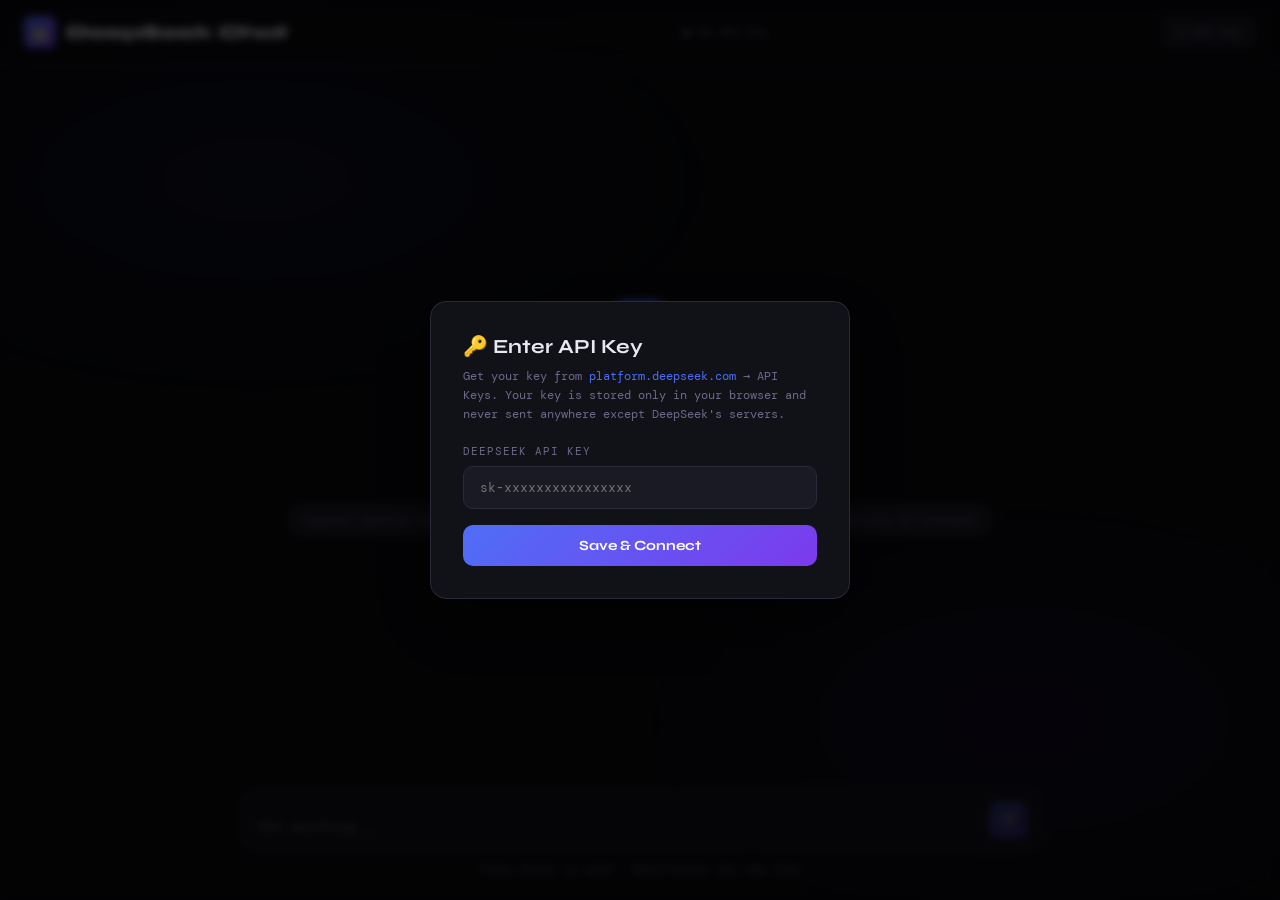
<file: DS.html>
<!DOCTYPE html>
<html lang="en">
<head>
<meta charset="UTF-8">
<meta name="viewport" content="width=device-width, initial-scale=1.0">
<title>DeepSeek Chat</title>
<link href="https://fonts.googleapis.com/css2?family=Syne:wght@400;600;700;800&family=DM+Mono:wght@300;400;500&display=swap" rel="stylesheet">
<style>
  *, *::before, *::after { box-sizing: border-box; margin: 0; padding: 0; }

  :root {
    --bg: #0a0a0f;
    --surface: #111118;
    --surface2: #1a1a24;
    --border: #2a2a3a;
    --accent: #4f6ef7;
    --accent2: #7c3aed;
    --text: #e8e8f0;
    --text-dim: #6b6b8a;
    --user-bg: #1e1e3a;
    --ai-bg: #111118;
    --success: #22c55e;
  }

  body {
    font-family: 'DM Mono', monospace;
    background: var(--bg);
    color: var(--text);
    height: 100vh;
    display: flex;
    flex-direction: column;
    overflow: hidden;
  }

  /* Animated background */
  body::before {
    content: '';
    position: fixed;
    inset: 0;
    background: 
      radial-gradient(ellipse 60% 40% at 20% 20%, rgba(79,110,247,0.08) 0%, transparent 60%),
      radial-gradient(ellipse 50% 40% at 80% 80%, rgba(124,58,237,0.08) 0%, transparent 60%);
    pointer-events: none;
    z-index: 0;
  }

  /* Header */
  header {
    display: flex;
    align-items: center;
    justify-content: space-between;
    padding: 16px 24px;
    border-bottom: 1px solid var(--border);
    background: rgba(10,10,15,0.8);
    backdrop-filter: blur(12px);
    position: relative;
    z-index: 10;
  }

  .logo {
    display: flex;
    align-items: center;
    gap: 10px;
    font-family: 'Syne', sans-serif;
    font-weight: 800;
    font-size: 18px;
    letter-spacing: -0.5px;
  }

  .logo-icon {
    width: 32px;
    height: 32px;
    background: linear-gradient(135deg, var(--accent), var(--accent2));
    border-radius: 8px;
    display: flex;
    align-items: center;
    justify-content: center;
    font-size: 16px;
  }

  .status {
    display: flex;
    align-items: center;
    gap: 8px;
    font-size: 12px;
    color: var(--text-dim);
  }

  .status-dot {
    width: 7px;
    height: 7px;
    border-radius: 50%;
    background: var(--text-dim);
    transition: background 0.3s;
  }

  .status-dot.connected { background: var(--success); box-shadow: 0 0 6px var(--success); }

  .settings-btn {
    background: var(--surface2);
    border: 1px solid var(--border);
    color: var(--text-dim);
    padding: 6px 14px;
    border-radius: 8px;
    cursor: pointer;
    font-family: 'DM Mono', monospace;
    font-size: 12px;
    transition: all 0.2s;
  }

  .settings-btn:hover { border-color: var(--accent); color: var(--text); }

  /* API Key Modal */
  .modal-overlay {
    position: fixed;
    inset: 0;
    background: rgba(0,0,0,0.7);
    backdrop-filter: blur(4px);
    z-index: 100;
    display: flex;
    align-items: center;
    justify-content: center;
    animation: fadeIn 0.2s ease;
  }

  .modal-overlay.hidden { display: none; }

  .modal {
    background: var(--surface);
    border: 1px solid var(--border);
    border-radius: 16px;
    padding: 32px;
    width: 100%;
    max-width: 420px;
    box-shadow: 0 24px 60px rgba(0,0,0,0.5);
  }

  .modal h2 {
    font-family: 'Syne', sans-serif;
    font-size: 20px;
    font-weight: 700;
    margin-bottom: 8px;
  }

  .modal p {
    font-size: 12px;
    color: var(--text-dim);
    margin-bottom: 20px;
    line-height: 1.6;
  }

  .modal p a { color: var(--accent); text-decoration: none; }

  .modal label {
    display: block;
    font-size: 11px;
    text-transform: uppercase;
    letter-spacing: 1px;
    color: var(--text-dim);
    margin-bottom: 8px;
  }

  .modal input {
    width: 100%;
    background: var(--surface2);
    border: 1px solid var(--border);
    border-radius: 10px;
    padding: 12px 16px;
    color: var(--text);
    font-family: 'DM Mono', monospace;
    font-size: 13px;
    outline: none;
    transition: border-color 0.2s;
    margin-bottom: 16px;
  }

  .modal input:focus { border-color: var(--accent); }

  .modal-save {
    width: 100%;
    padding: 12px;
    background: linear-gradient(135deg, var(--accent), var(--accent2));
    border: none;
    border-radius: 10px;
    color: white;
    font-family: 'Syne', sans-serif;
    font-size: 14px;
    font-weight: 700;
    cursor: pointer;
    transition: opacity 0.2s, transform 0.1s;
  }

  .modal-save:hover { opacity: 0.9; transform: translateY(-1px); }
  .modal-save:active { transform: translateY(0); }

  /* Chat area */
  .chat-container {
    flex: 1;
    overflow-y: auto;
    padding: 24px;
    display: flex;
    flex-direction: column;
    gap: 20px;
    position: relative;
    z-index: 1;
    scroll-behavior: smooth;
  }

  .chat-container::-webkit-scrollbar { width: 4px; }
  .chat-container::-webkit-scrollbar-track { background: transparent; }
  .chat-container::-webkit-scrollbar-thumb { background: var(--border); border-radius: 4px; }

  /* Welcome screen */
  .welcome {
    display: flex;
    flex-direction: column;
    align-items: center;
    justify-content: center;
    flex: 1;
    text-align: center;
    gap: 16px;
    padding: 40px;
    animation: fadeInUp 0.6s ease;
  }

  .welcome-icon {
    width: 64px;
    height: 64px;
    background: linear-gradient(135deg, var(--accent), var(--accent2));
    border-radius: 20px;
    display: flex;
    align-items: center;
    justify-content: center;
    font-size: 28px;
    margin-bottom: 8px;
  }

  .welcome h1 {
    font-family: 'Syne', sans-serif;
    font-size: 28px;
    font-weight: 800;
    letter-spacing: -1px;
  }

  .welcome p { color: var(--text-dim); font-size: 13px; max-width: 300px; line-height: 1.6; }

  .suggestions {
    display: flex;
    flex-wrap: wrap;
    gap: 8px;
    justify-content: center;
    margin-top: 8px;
  }

  .suggestion {
    background: var(--surface2);
    border: 1px solid var(--border);
    border-radius: 20px;
    padding: 8px 16px;
    font-size: 12px;
    cursor: pointer;
    transition: all 0.2s;
    color: var(--text-dim);
  }

  .suggestion:hover { border-color: var(--accent); color: var(--text); background: var(--user-bg); }

  /* Messages */
  .message {
    display: flex;
    gap: 12px;
    animation: fadeInUp 0.3s ease;
    max-width: 800px;
    align-self: flex-start;
    width: 100%;
  }

  .message.user { align-self: flex-end; flex-direction: row-reverse; max-width: 75%; }

  .avatar {
    width: 32px;
    height: 32px;
    border-radius: 10px;
    display: flex;
    align-items: center;
    justify-content: center;
    font-size: 14px;
    flex-shrink: 0;
    margin-top: 2px;
  }

  .message.user .avatar {
    background: linear-gradient(135deg, var(--accent), var(--accent2));
  }

  .message.ai .avatar {
    background: var(--surface2);
    border: 1px solid var(--border);
  }

  .bubble {
    padding: 14px 18px;
    border-radius: 14px;
    font-size: 13px;
    line-height: 1.7;
    max-width: 100%;
  }

  .message.user .bubble {
    background: var(--user-bg);
    border: 1px solid rgba(79,110,247,0.3);
    border-top-right-radius: 4px;
  }

  .message.ai .bubble {
    background: var(--ai-bg);
    border: 1px solid var(--border);
    border-top-left-radius: 4px;
  }

  .bubble pre {
    background: var(--surface2);
    border: 1px solid var(--border);
    border-radius: 8px;
    padding: 12px;
    overflow-x: auto;
    margin: 8px 0;
    font-size: 12px;
  }

  /* Typing indicator */
  .typing {
    display: flex;
    gap: 4px;
    align-items: center;
    padding: 4px 0;
  }

  .typing span {
    width: 6px;
    height: 6px;
    background: var(--accent);
    border-radius: 50%;
    animation: bounce 1.2s infinite;
  }

  .typing span:nth-child(2) { animation-delay: 0.2s; }
  .typing span:nth-child(3) { animation-delay: 0.4s; }

  /* Input area */
  .input-area {
    padding: 16px 24px 24px;
    position: relative;
    z-index: 10;
  }

  .input-wrapper {
    display: flex;
    gap: 12px;
    align-items: flex-end;
    background: var(--surface);
    border: 1px solid var(--border);
    border-radius: 14px;
    padding: 12px 12px 12px 18px;
    transition: border-color 0.2s;
    max-width: 800px;
    margin: 0 auto;
  }

  .input-wrapper:focus-within { border-color: var(--accent); }

  textarea {
    flex: 1;
    background: none;
    border: none;
    outline: none;
    color: var(--text);
    font-family: 'DM Mono', monospace;
    font-size: 13px;
    resize: none;
    line-height: 1.6;
    max-height: 160px;
    min-height: 22px;
  }

  textarea::placeholder { color: var(--text-dim); }

  .send-btn {
    width: 38px;
    height: 38px;
    background: linear-gradient(135deg, var(--accent), var(--accent2));
    border: none;
    border-radius: 10px;
    cursor: pointer;
    display: flex;
    align-items: center;
    justify-content: center;
    flex-shrink: 0;
    transition: opacity 0.2s, transform 0.1s;
    color: white;
  }

  .send-btn:hover { opacity: 0.9; transform: translateY(-1px); }
  .send-btn:active { transform: translateY(0); }
  .send-btn:disabled { opacity: 0.4; cursor: not-allowed; transform: none; }

  .hint {
    text-align: center;
    font-size: 11px;
    color: var(--text-dim);
    margin-top: 10px;
    max-width: 800px;
    margin-left: auto;
    margin-right: auto;
  }

  /* Animations */
  @keyframes fadeIn { from { opacity: 0; } to { opacity: 1; } }
  @keyframes fadeInUp { from { opacity: 0; transform: translateY(10px); } to { opacity: 1; transform: translateY(0); } }
  @keyframes bounce {
    0%, 60%, 100% { transform: translateY(0); }
    30% { transform: translateY(-6px); }
  }
</style>
</head>
<body>

<!-- Header -->
<header>
  <div class="logo">
    <div class="logo-icon">🤖</div>
    DeepSeek Chat
  </div>
  <div class="status">
    <div class="status-dot" id="statusDot"></div>
    <span id="statusText">No API Key</span>
  </div>
  <button class="settings-btn" onclick="openModal()">⚙ API Key</button>
</header>

<!-- API Key Modal -->
<div class="modal-overlay" id="modalOverlay">
  <div class="modal">
    <h2>🔑 Enter API Key</h2>
    <p>Get your key from <a href="https://platform.deepseek.com" target="_blank">platform.deepseek.com</a> → API Keys. Your key is stored only in your browser and never sent anywhere except DeepSeek's servers.</p>
    <label>DeepSeek API Key</label>
    <input type="password" id="apiKeyInput" placeholder="sk-xxxxxxxxxxxxxxxx" />
    <button class="modal-save" onclick="saveKey()">Save & Connect</button>
  </div>
</div>

<!-- Chat -->
<div class="chat-container" id="chatContainer">
  <div class="welcome" id="welcome">
    <div class="welcome-icon">✦</div>
    <h1>DeepSeek Agent</h1>
    <p>Your personal AI assistant powered by DeepSeek V3. Ask anything.</p>
    <div class="suggestions">
      <div class="suggestion" onclick="fillInput('Explain quantum computing simply')">Explain quantum computing</div>
      <div class="suggestion" onclick="fillInput('Write a Python web scraper')">Write Python code</div>
      <div class="suggestion" onclick="fillInput('What are the best productivity habits?')">Productivity tips</div>
      <div class="suggestion" onclick="fillInput('Summarize the history of the internet')">History of internet</div>
    </div>
  </div>
</div>

<!-- Input -->
<div class="input-area">
  <div class="input-wrapper">
    <textarea 
      id="userInput" 
      placeholder="Ask anything..." 
      rows="1"
      onkeydown="handleKey(event)"
      oninput="autoResize(this)"
    ></textarea>
    <button class="send-btn" id="sendBtn" onclick="sendMessage()" disabled>
      <svg width="16" height="16" viewBox="0 0 24 24" fill="none" stroke="currentColor" stroke-width="2.5" stroke-linecap="round" stroke-linejoin="round">
        <line x1="22" y1="2" x2="11" y2="13"></line>
        <polygon points="22 2 15 22 11 13 2 9 22 2"></polygon>
      </svg>
    </button>
  </div>
  <div class="hint">Press Enter to send · Shift+Enter for new line</div>
</div>

<script>
  let apiKey = localStorage.getItem('deepseek_api_key') || '';
  let isLoading = false;
  let conversationHistory = [];

  // Init
  window.onload = () => {
    if (apiKey) {
      updateStatus(true);
      document.getElementById('apiKeyInput').value = apiKey;
      enableSend();
    } else {
      openModal();
    }
  };

  function openModal() {
    document.getElementById('modalOverlay').classList.remove('hidden');
  }

  function closeModal() {
    document.getElementById('modalOverlay').classList.add('hidden');
  }

  function saveKey() {
    const key = document.getElementById('apiKeyInput').value.trim();
    if (!key) return alert('Please enter your API key.');
    apiKey = key;
    localStorage.setItem('deepseek_api_key', key);
    updateStatus(true);
    enableSend();
    closeModal();
  }

  function updateStatus(connected) {
    const dot = document.getElementById('statusDot');
    const text = document.getElementById('statusText');
    if (connected) {
      dot.classList.add('connected');
      text.textContent = 'Connected';
    } else {
      dot.classList.remove('connected');
      text.textContent = 'No API Key';
    }
  }

  function enableSend() {
    document.getElementById('sendBtn').disabled = false;
  }

  function fillInput(text) {
    const input = document.getElementById('userInput');
    input.value = text;
    autoResize(input);
    input.focus();
  }

  function autoResize(el) {
    el.style.height = 'auto';
    el.style.height = Math.min(el.scrollHeight, 160) + 'px';
  }

  function handleKey(e) {
    if (e.key === 'Enter' && !e.shiftKey) {
      e.preventDefault();
      sendMessage();
    }
  }

  function hideWelcome() {
    const welcome = document.getElementById('welcome');
    if (welcome) welcome.remove();
  }

  function addMessage(role, content) {
    hideWelcome();
    const container = document.getElementById('chatContainer');
    const div = document.createElement('div');
    div.className = `message ${role}`;

    const avatar = role === 'user' ? '👤' : '🤖';
    div.innerHTML = `
      <div class="avatar">${avatar}</div>
      <div class="bubble">${formatContent(content)}</div>
    `;

    container.appendChild(div);
    container.scrollTop = container.scrollHeight;
    return div;
  }

  function formatContent(text) {
    // Basic code block formatting
    text = text.replace(/```([\s\S]*?)```/g, '<pre>$1</pre>');
    // Inline code
    text = text.replace(/`([^`]+)`/g, '<code style="background:var(--surface2);padding:2px 6px;border-radius:4px;">$1</code>');
    // Line breaks
    text = text.replace(/\n/g, '<br>');
    return text;
  }

  function addTypingIndicator() {
    hideWelcome();
    const container = document.getElementById('chatContainer');
    const div = document.createElement('div');
    div.className = 'message ai';
    div.id = 'typingIndicator';
    div.innerHTML = `
      <div class="avatar">🤖</div>
      <div class="bubble">
        <div class="typing">
          <span></span><span></span><span></span>
        </div>
      </div>
    `;
    container.appendChild(div);
    container.scrollTop = container.scrollHeight;
  }

  function removeTypingIndicator() {
    const indicator = document.getElementById('typingIndicator');
    if (indicator) indicator.remove();
  }

  async function sendMessage() {
    if (!apiKey) { openModal(); return; }
    if (isLoading) return;

    const input = document.getElementById('userInput');
    const text = input.value.trim();
    if (!text) return;

    // Clear input
    input.value = '';
    input.style.height = 'auto';

    // Add user message
    addMessage('user', text);
    conversationHistory.push({ role: 'user', content: text });

    // Show typing
    isLoading = true;
    document.getElementById('sendBtn').disabled = true;
    addTypingIndicator();

    try {
      const response = await fetch('https://api.deepseek.com/chat/completions', {
        method: 'POST',
        headers: {
          'Content-Type': 'application/json',
          'Authorization': `Bearer ${apiKey}`
        },
        body: JSON.stringify({
          model: 'deepseek-chat',
          messages: conversationHistory,
          max_tokens: 1024
        })
      });

      const data = await response.json();

      if (data.error) throw new Error(data.error.message);

      const reply = data.choices[0].message.content;
      conversationHistory.push({ role: 'assistant', content: reply });

      removeTypingIndicator();
      addMessage('ai', reply);

    } catch (err) {
      removeTypingIndicator();
      addMessage('ai', `⚠️ Error: ${err.message}. Please check your API key.`);
    }

    isLoading = false;
    document.getElementById('sendBtn').disabled = false;
    input.focus();
  }

  // Close modal clicking outside
  document.getElementById('modalOverlay').addEventListener('click', function(e) {
    if (e.target === this && apiKey) closeModal();
  });
</script>
</body>
</html>
</file>
<file: css/base.css>
/* ── Reset & CSS Variables ── */
*, *::before, *::after { box-sizing: border-box; margin: 0; padding: 0; }

:root {
  --bg:       #03060f;
  --bg2:      #060c1e;
  --surface:  rgba(255,255,255,0.042);
  --surface2: rgba(255,255,255,0.07);
  --border:   rgba(255,255,255,0.09);
  --accent:   #00f0ff;
  --accent2:  #bf00ff;
  --accent3:  #ff6b35;
  --gold:     #ffd700;
  --text:     #eef0f8;
  --muted:    #7a8599;
  --radius:   20px;
  --radius-sm: 12px;
}

html { scroll-behavior: smooth; }

body {
  background: var(--bg);
  color: var(--text);
  font-family: 'Inter', sans-serif;
  overflow-x: hidden;
  line-height: 1.75;
}

p { text-align: justify; }

/* ── Scroll progress bar ── */
#scroll-progress {
  position: fixed;
  top: 0; left: 0;
  height: 3px;
  width: 0%;
  background: linear-gradient(90deg, var(--accent), var(--accent2), var(--gold));
  z-index: 9999;
  pointer-events: none;
  transition: width .08s linear;
}

/* ── Canvas ── */
#bg-canvas {
  position: fixed;
  inset: 0;
  z-index: 0;
  pointer-events: none;
}

/* ── Aurora orbs ── */
.orb {
  position: fixed;
  border-radius: 50%;
  filter: blur(110px);
  pointer-events: none;
  z-index: 0;
  animation: orbFloat 22s ease-in-out infinite;
}
.orb-1 {
  width: 720px; height: 720px;
  background: radial-gradient(circle, rgba(0,240,255,.09), transparent 70%);
  top: -200px; left: -200px;
  animation-delay: 0s;
}
.orb-2 {
  width: 840px; height: 840px;
  background: radial-gradient(circle, rgba(191,0,255,.07), transparent 70%);
  bottom: 0; right: -300px;
  animation-delay: -8s;
}
.orb-3 {
  width: 520px; height: 520px;
  background: radial-gradient(circle, rgba(255,107,53,.05), transparent 70%);
  top: 45%; left: 35%;
  animation-delay: -15s;
}
@keyframes orbFloat {
  0%,100% { transform: translate(0,0); }
  33%  { transform: translate(50px,-35px); }
  66%  { transform: translate(-25px, 45px); }
}
</file>
<file: css/nav.css>
/* ── Nav — floating pill ── */
nav {
  position: fixed;
  top: 1.4rem;
  left: 50%;
  transform: translateX(-50%);
  width: max-content;
  max-width: 95vw;
  z-index: 200;
  display: flex;
  align-items: center;
  padding: .6rem .6rem .6rem 1.5rem;
  background: rgba(3,6,15,0.84);
  backdrop-filter: blur(30px);
  -webkit-backdrop-filter: blur(30px);
  border: 1px solid rgba(255,255,255,0.1);
  border-radius: 50px;
  box-shadow: 0 8px 40px rgba(0,0,0,.45),
              0 0 0 1px rgba(0,240,255,0.05),
              inset 0 1px 0 rgba(255,255,255,0.06);
}
.nav-logo {
  font-family: 'Space Grotesk', sans-serif;
  font-weight: 700;
  font-size: 1rem;
  background: linear-gradient(90deg, var(--accent), var(--accent2));
  -webkit-background-clip: text;
  -webkit-text-fill-color: transparent;
  margin-right: .9rem;
  white-space: nowrap;
}
.nav-links { display: flex; gap: .15rem; list-style: none; }
.nav-links a {
  color: var(--muted);
  text-decoration: none;
  font-size: .78rem;
  font-weight: 500;
  letter-spacing: .03em;
  padding: .42rem .92rem;
  border-radius: 50px;
  transition: color .25s, background .25s;
  white-space: nowrap;
}
.nav-links a:hover { color: var(--accent); background: rgba(0,240,255,0.09); }
</file>
<file: css/hero.css>
/* ── Hero ── */
#hero {
  min-height: 100vh;
  display: flex;
  flex-direction: column;
  justify-content: center;
  max-width: unset;
  padding: 8rem 10vw 5rem;
  text-align: left;
  overflow: hidden;
}

.hero-rings {
  position: absolute;
  top: 50%; left: 18%;
  pointer-events: none;
  z-index: 0;
}
.hero-ring {
  position: absolute;
  border-radius: 50%;
  transform: translate(-50%, -50%);
  animation: ringPulse 7s ease-in-out infinite;
}
.hero-ring:nth-child(1) {
  width: 260px; height: 260px;
  border: 1px solid rgba(0,240,255,0.18);
  animation-delay: 0s;
}
.hero-ring:nth-child(2) {
  width: 500px; height: 500px;
  border: 1px solid rgba(0,240,255,0.09);
  animation-delay: -2.3s;
}
.hero-ring:nth-child(3) {
  width: 760px; height: 760px;
  border: 1px solid rgba(191,0,255,0.07);
  animation-delay: -4.6s;
}
@keyframes ringPulse {
  0%,100% { opacity: .5; transform: translate(-50%,-50%) scale(1); }
  50%      { opacity: 1;  transform: translate(-50%,-50%) scale(1.05); }
}

.hero-content { position: relative; z-index: 1; }

.hero-eyebrow {
  display: inline-flex;
  align-items: center;
  gap: .75rem;
  font-size: .72rem;
  font-weight: 700;
  letter-spacing: .22em;
  text-transform: uppercase;
  color: var(--accent);
  margin-bottom: 1.8rem;
  opacity: 0;
  animation: fadeUp .85s .2s forwards;
}
.hero-eyebrow::before {
  content: '';
  display: block;
  width: 44px; height: 2px;
  background: linear-gradient(90deg, var(--accent), var(--accent2));
  border-radius: 2px;
}

.hero-name {
  font-family: 'Space Grotesk', sans-serif;
  font-size: clamp(3.6rem, 9vw, 7.5rem);
  font-weight: 700;
  line-height: 1.0;
  letter-spacing: -0.035em;
  opacity: 0;
  animation: fadeUp .85s .35s forwards;
}
.hero-name span {
  background: linear-gradient(135deg, var(--accent) 0%, var(--accent2) 55%, var(--accent) 100%);
  background-size: 200% auto;
  -webkit-background-clip: text;
  -webkit-text-fill-color: transparent;
  animation: gradientShift 5s linear infinite;
}
@keyframes gradientShift {
  0%   { background-position: 0% center; }
  100% { background-position: 200% center; }
}

.hero-subtitle {
  margin-top: 1.6rem;
  font-size: clamp(1rem, 2vw, 1.2rem);
  color: var(--muted);
  max-width: 620px;
  opacity: 0;
  animation: fadeUp .85s .5s forwards;
  line-height: 1.85;
}

.hero-ctas {
  display: flex;
  gap: 1.2rem;
  flex-wrap: wrap;
  margin-top: 3rem;
  opacity: 0;
  animation: fadeUp .85s .65s forwards;
}

/* ── Buttons ── */
.btn {
  display: inline-flex;
  align-items: center;
  gap: .6rem;
  padding: .9rem 2.1rem;
  border-radius: 50px;
  font-size: .9rem;
  font-weight: 600;
  text-decoration: none;
  transition: transform .25s, box-shadow .25s;
}
.btn:hover { transform: translateY(-3px); }
.btn-primary {
  background: linear-gradient(135deg, var(--accent), var(--accent2));
  color: #fff;
  box-shadow: 0 0 32px rgba(0,240,255,.32), 0 6px 24px rgba(0,0,0,.32);
}
.btn-primary:hover { box-shadow: 0 0 55px rgba(0,240,255,.5), 0 10px 32px rgba(0,0,0,.3); }
.btn-outline {
  border: 1.5px solid rgba(255,255,255,0.14);
  color: var(--text);
  background: rgba(255,255,255,0.05);
  backdrop-filter: blur(12px);
}
.btn-outline:hover { border-color: var(--accent); color: var(--accent); box-shadow: 0 0 22px rgba(0,240,255,.13); }

/* ── Hero stats ── */
.hero-stats {
  display: flex;
  gap: 4.5rem;
  margin-top: 5.5rem;
  flex-wrap: wrap;
  opacity: 0;
  animation: fadeUp .85s .8s forwards;
}
.stat-item { display: flex; flex-direction: column; }
.stat-num {
  font-family: 'Space Grotesk', sans-serif;
  font-size: 3.2rem;
  font-weight: 700;
  background: linear-gradient(135deg, var(--accent), var(--accent2));
  -webkit-background-clip: text;
  -webkit-text-fill-color: transparent;
  line-height: 1;
}
.stat-label {
  font-size: .72rem;
  color: var(--muted);
  text-transform: uppercase;
  letter-spacing: .14em;
  margin-top: .55rem;
}

/* alma mater */
.stat-alma .stat-num { display: none; }
.alma-logos { display: flex; gap: .75rem; align-items: center; margin-bottom: .4rem; }
.alma-badge {
  display: block;
  border-radius: 50%;
  filter: drop-shadow(0 4px 18px rgba(0,0,0,.6));
  transition: transform .3s, filter .3s;
}
.alma-badge:hover {
  transform: scale(1.13) rotate(5deg);
  filter: drop-shadow(0 8px 28px rgba(0,0,0,.7));
}
</file>
<file: css/layout.css>
/* ── Sections (shared) ── */
section {
  position: relative;
  z-index: 1;
  max-width: 1400px;
  margin: 0 auto;
  padding: 7rem 6vw;
}

.section-tag {
  display: inline-flex;
  align-items: center;
  gap: .65rem;
  font-size: .7rem;
  font-weight: 700;
  letter-spacing: .2em;
  text-transform: uppercase;
  color: var(--accent);
  margin-bottom: 1rem;
}
.section-tag::before {
  content: '';
  display: block;
  width: 30px; height: 2px;
  background: linear-gradient(90deg, var(--accent), var(--accent2));
  border-radius: 2px;
}
.section-title {
  font-family: 'Space Grotesk', sans-serif;
  font-size: clamp(2rem, 4.5vw, 3.1rem);
  font-weight: 700;
  letter-spacing: -0.03em;
  margin-bottom: 3.5rem;
}
.section-title em {
  font-style: normal;
  background: linear-gradient(135deg, var(--accent) 0%, var(--accent2) 100%);
  background-size: 200% auto;
  -webkit-background-clip: text;
  -webkit-text-fill-color: transparent;
  animation: gradientShift 5s linear infinite;
}

/* Decorative section number */
.section-num { display: none; }

/* ── Glass card (premium) ── */
.glass {
  position: relative;
  background: var(--surface);
  border: 1px solid var(--border);
  border-radius: var(--radius);
  backdrop-filter: blur(22px);
  -webkit-backdrop-filter: blur(22px);
  transition: border-color .35s, box-shadow .35s;
  overflow: hidden;
}

/* Shimmer sweep on hover */
.glass::before {
  content: '';
  position: absolute;
  top: 0; left: -110%;
  width: 55%; height: 100%;
  background: linear-gradient(100deg, transparent, rgba(255,255,255,0.028), transparent);
  transition: left .65s ease;
  z-index: 1;
  pointer-events: none;
  border-radius: inherit;
}
.glass:hover::before { left: 155%; }

.glass:hover {
  border-color: rgba(0,240,255,.22);
  box-shadow:
    0 28px 80px rgba(0,0,0,.55),
    0 0 50px rgba(0,240,255,.065),
    inset 0 1px 0 rgba(255,255,255,0.09);
}

/* ── Sliding top accent bar (shared across all cards) ── */
.card-accent-bar {
  position: absolute;
  top: 0; left: 0; right: 0;
  height: 3px;
  background: linear-gradient(90deg, var(--accent), var(--accent2));
  transform: scaleX(0);
  transform-origin: left;
  transition: transform .4s ease;
  border-radius: var(--radius) var(--radius) 0 0;
  z-index: 2;
}
.glass:hover .card-accent-bar { transform: scaleX(1); }

/* ── Divider ── */
.divider {
  height: 1px;
  background: linear-gradient(90deg, transparent, rgba(0,240,255,.22), rgba(191,0,255,.16), transparent);
  margin: 0 6vw;
}

/* ── Animations ── */
@keyframes fadeUp {
  from { opacity: 0; transform: translateY(30px); }
  to   { opacity: 1; transform: translateY(0); }
}
.fade-in {
  opacity: 0;
  transform: translateY(38px);
  transition: opacity .8s ease, transform .8s ease;
}
.fade-in.visible { opacity: 1; transform: translateY(0); }

/* ── Responsive ── */
@media (max-width: 900px) {
  nav { top: .75rem; padding: .5rem .5rem .5rem 1.1rem; }
  .nav-links a { padding: .36rem .68rem; font-size: .75rem; }
  .about-grid { grid-template-columns: 1fr; }
  .research-grid { grid-template-columns: 1fr; }
  .section-num { display: none; }
}
@media (max-width: 640px) {
  .nav-links { display: none; }
  #hero { padding: 7rem 6vw 4rem; }
  .hero-stats { gap: 2rem; }
  .hero-name { font-size: clamp(3rem, 12vw, 4.5rem); }
}
</file>
<file: css/about.css>
/* ── About ── */
.about-grid {
  display: grid;
  grid-template-columns: 1fr 1fr;
  gap: 2.5rem;
  align-items: stretch;
}
.about-text p { color: var(--muted); margin-bottom: 1.2rem; }
.about-text p:last-child { margin-bottom: 0; }
.highlight { color: var(--text); font-weight: 600; }
.about-card { padding: 1.87rem; }
.about-card h3 {
  font-size: .7rem;
  font-weight: 700;
  letter-spacing: .14em;
  text-transform: uppercase;
  color: var(--accent);
  margin-bottom: 1.5rem;
}
.info-row {
  display: flex;
  align-items: flex-start;
  gap: 1rem;
  margin-bottom: 1.1rem;
  padding-bottom: 1.1rem;
  border-bottom: 1px solid var(--border);
}
.info-row:last-child { border-bottom: none; margin-bottom: 0; padding-bottom: 0; }
.info-icon { font-size: 1.15rem; flex-shrink: 0; margin-top: .05rem; }
.info-label {
  font-size: .7rem; color: var(--muted);
  text-transform: uppercase; letter-spacing: .08em; margin-bottom: .18rem;
}
.info-value { font-size: .9rem; font-weight: 500; }
</file>
<file: css/education.css>
/* ── Education timeline ── */
.timeline { position: relative; padding-left: 2.5rem; }
.timeline::before {
  content: '';
  position: absolute;
  left: 0; top: 6px; bottom: 6px;
  width: 2px;
  background: linear-gradient(180deg, var(--accent), var(--accent2), rgba(191,0,255,.18), transparent);
}
.timeline-item {
  position: relative;
  padding: 1.7rem 1.87rem;
  margin-bottom: 1.8rem;
}
.timeline-item::before {
  content: '';
  position: absolute;
  left: -2.95rem; top: 2.5rem;
  width: 14px; height: 14px;
  border-radius: 50%;
  background: var(--accent);
  box-shadow: 0 0 0 5px rgba(0,240,255,.14), 0 0 18px var(--accent);
}
.tl-header {
  display: flex;
  justify-content: space-between;
  align-items: flex-start;
  gap: 1rem;
  margin-bottom: .6rem;
  padding-right: 144px;
}
.tl-header-text { flex: 1; min-width: 0; }
.tl-school {
  font-size: .7rem; font-weight: 700;
  letter-spacing: .14em; text-transform: uppercase;
  color: var(--accent); margin-bottom: .3rem;
}
.tl-period { font-size: .78rem; color: var(--muted); margin-top: .18rem; }
.tl-badge {
  position: absolute; top: 1.7rem; right: 1.87rem;
  width: 120px; height: 120px;
  border-radius: 40px;
  object-fit: contain;
  background: #ffffff;
  padding: 10px;
  filter: drop-shadow(0 5px 16px rgba(0,0,0,.5));
  transition: transform .3s, filter .3s;
}
.tl-badge:hover {
  transform: scale(1.1) rotate(-3deg);
  filter: drop-shadow(0 10px 28px rgba(0,0,0,.65));
}
.tl-degree {
  font-family: 'Space Grotesk', sans-serif;
  font-size: 1.32rem; font-weight: 600; margin-bottom: .35rem;
}
.tl-meta { font-size: .943rem; color: #ff6b6b; font-weight: 700; margin-bottom: .9rem; }
.tl-detail { font-size: .88rem; color: var(--text); }
.tl-label { font-weight: 700; font-size: .925rem; }
.tl-badges-row { display: flex; flex-wrap: wrap; gap: .5rem; margin-top: .8rem; }
.tl-gpa {
  display: inline-block;
  background: rgba(255,215,0,.1);
  border: 1px solid rgba(255,215,0,.3);
  color: var(--gold);
  font-size: .7rem; font-weight: 700;
  padding: .22rem .85rem; border-radius: 20px;
  letter-spacing: .06em;
}
</file>
<file: css/research.css>
/* ── Research ── */
.research-grid {
  display: grid;
  grid-template-columns: repeat(2, 1fr);
  gap: 1.8rem;
  align-items: start;
}
.research-card { padding: 1.7rem; }

.rc-icon {
  float: left;
  width: 123px; height: 123px;
  border-radius: 10px;
  object-fit: cover;
  margin: 0 1rem 0.5rem 0;
  shape-image-threshold: 0.1;
  shape-margin: 1rem;
  filter: url("data:image/svg+xml,%3Csvg xmlns='http://www.w3.org/2000/svg'%3E%3Cfilter id='f'%3E%3CfeColorMatrix type='matrix' values='1 0 0 0 0 0 1 0 0 0 0 0 1 0 0 -1 -1 -1 3 0'/%3E%3C/filter%3E%3C/svg%3E%23f");
}
.rc-title {
  font-family: 'Space Grotesk', sans-serif;
  font-size: 1.272rem; font-weight: 600;
  margin-bottom: 0.51rem;
}
.rc-desc { font-size: .87rem; color: var(--muted); text-align: justify; line-height: 1.602; }
</file>
<file: css/experience.css>
/* ── Experience ── */
.exp-grid { display: grid; gap: 1.8rem; }
.exp-card {
  padding: 1.7rem 1.87rem;
  display: flex; gap: 1.8rem; align-items: flex-start;
}
.exp-logo {
  width: 76px; height: 76px;
  border-radius: 14px;
  display: flex; align-items: center; justify-content: center;
  font-size: 1.6rem; flex-shrink: 0;
  background: linear-gradient(135deg, rgba(0,240,255,.12), rgba(191,0,255,.12));
  border: 1px solid rgba(0,240,255,.16);
}
.exp-logo img {
  transition: transform .3s, filter .3s;
}
.exp-logo img:hover {
  transform: scale(1.1) rotate(-3deg);
  filter: drop-shadow(0 10px 28px rgba(0,0,0,.65));
}
.exp-body { flex: 1; }
.exp-role { font-family: 'Space Grotesk', sans-serif; font-size: 1.485rem; font-weight: 600; }
.exp-company { color: var(--accent); font-size: .9rem; font-weight: 500; margin-top: .18rem; }
.exp-period { font-size: .78rem; color: var(--muted); margin-top: .2rem; }
.exp-desc { font-size: .88rem; color: var(--muted); margin-top: .8rem; }

/* ── Publications ── */
.pub-list { display: grid; gap: 1.5rem; }
.pub-card {
  padding: 1.62rem 1.79rem;
  border-left: 3px solid transparent;
  transition: border-color .3s, box-shadow .35s;
}
.pub-card:hover { border-left-color: var(--accent); }
.pub-title { font-weight: 600; font-size: 1rem; margin-bottom: .5rem; line-height: 1.55; }
.pub-venue { font-size: .82rem; color: var(--accent); font-weight: 500; }
.pub-summary { font-size: .82rem; color: var(--muted); margin-top: .7rem; line-height: 1.72; text-align: justify; }
</file>
<file: css/reviewer.css>
/* ── Reviewer ── */
.reviewer-grid { display: grid; grid-template-columns: 1fr; gap: 1.8rem; align-items: start; }
.reviewer-card { padding: 1.7rem 1.87rem; }
.reviewer-publisher {
  font-family: 'Space Grotesk', sans-serif;
  font-size: 1.05rem; font-weight: 700;
  color: var(--accent);
  margin-bottom: .85rem;
  padding-bottom: .75rem;
  border-bottom: 1px solid var(--border);
  display: flex; align-items: center; gap: .85rem;
  text-decoration: none;
  transition: opacity .2s;
}
a.reviewer-publisher:hover { opacity: .75; }
.reviewer-logo {
  height: 32px; width: auto; max-width: 110px;
  object-fit: contain; flex-shrink: 0;
  background: #fff; border-radius: 8px; padding: 3px 7px;
}
.reviewer-certs { display: flex; flex-wrap: wrap; gap: .5rem; margin-bottom: .85rem; }
.reviewer-cert {
  font-size: .7rem; font-weight: 700; color: var(--gold);
  background: rgba(255,215,0,.08);
  border: 1px solid rgba(255,215,0,.26);
  border-radius: 20px; padding: .22rem .85rem;
}
.reviewer-journals { font-size: .82rem; color: var(--text); line-height: 1.95; text-align: justify; }
.reviewer-journals a {
  color: var(--muted);
  text-decoration: none;
  border-bottom: 1px solid rgba(255,255,255,0.1);
  transition: color .2s, border-color .2s;
}
.reviewer-journals a:hover {
  color: var(--accent);
  border-bottom-color: var(--accent);
}
</file>
<file: css/social.css>
/* ── Social / Pages cards ── */
.social-platform-card {
  display: flex;
  flex-direction: column;
  gap: .5rem;
  padding: 1rem 1.1rem;
  text-decoration: none; color: var(--text);
  position: relative;
}
.spc-top {
  display: flex;
  align-items: center;
  gap: .85rem;
}
.spc-icon {
  width: 52px; height: 52px;
  border-radius: 14px;
  display: flex; align-items: center; justify-content: center;
  flex-shrink: 0;
}
.spc-icon-img {
  width: 52px; height: 52px;
  border-radius: 14px;
  object-fit: contain; flex-shrink: 0;
  display: block; background: #fff; padding: 1px;
}
.spc-body { flex: 1; min-width: 0; }
.spc-name {
  font-family: 'Space Grotesk', sans-serif;
  font-size: .95rem; font-weight: 600; margin-bottom: .12rem;
}
.spc-handle {
  font-size: .78rem; color: var(--accent); font-weight: 500;
  overflow: hidden; text-overflow: ellipsis; white-space: nowrap;
}
.spc-desc { font-size: .79rem; color: var(--muted); line-height: 1.5; }
.spc-arrow { display: none; }

/* Equal-height social media and pages cards */
#social .social-platform-card,
#pages .social-platform-card {
  height: 100%;
  min-height: 130px;
}

/* ── Contact ── */
.contact-emails { display: flex; flex-wrap: wrap; gap: 1.2rem; margin-top: 2.5rem; }
.contact-email-link {
  display: inline-flex; align-items: center; gap: .6rem;
  padding: .92rem 1.9rem; border-radius: 50px;
  text-decoration: none; color: var(--text);
  background: var(--surface); border: 1px solid var(--border);
  font-size: .9rem; font-weight: 500;
  backdrop-filter: blur(12px);
  transition: border-color .25s, color .25s, transform .25s, box-shadow .25s;
}
.contact-email-link:hover {
  border-color: var(--accent); color: var(--accent);
  transform: translateY(-2px); box-shadow: 0 0 24px rgba(0,240,255,.14);
}

/* ── Footer ── */
footer {
  position: relative; z-index: 1;
  text-align: center; padding: 2.5rem;
  font-size: .82rem; color: var(--muted);
  border-top: 1px solid var(--border);
}
footer span {
  background: linear-gradient(135deg, var(--accent), var(--accent2));
  -webkit-background-clip: text;
  -webkit-text-fill-color: transparent;
  font-weight: 600;
}
</file>
